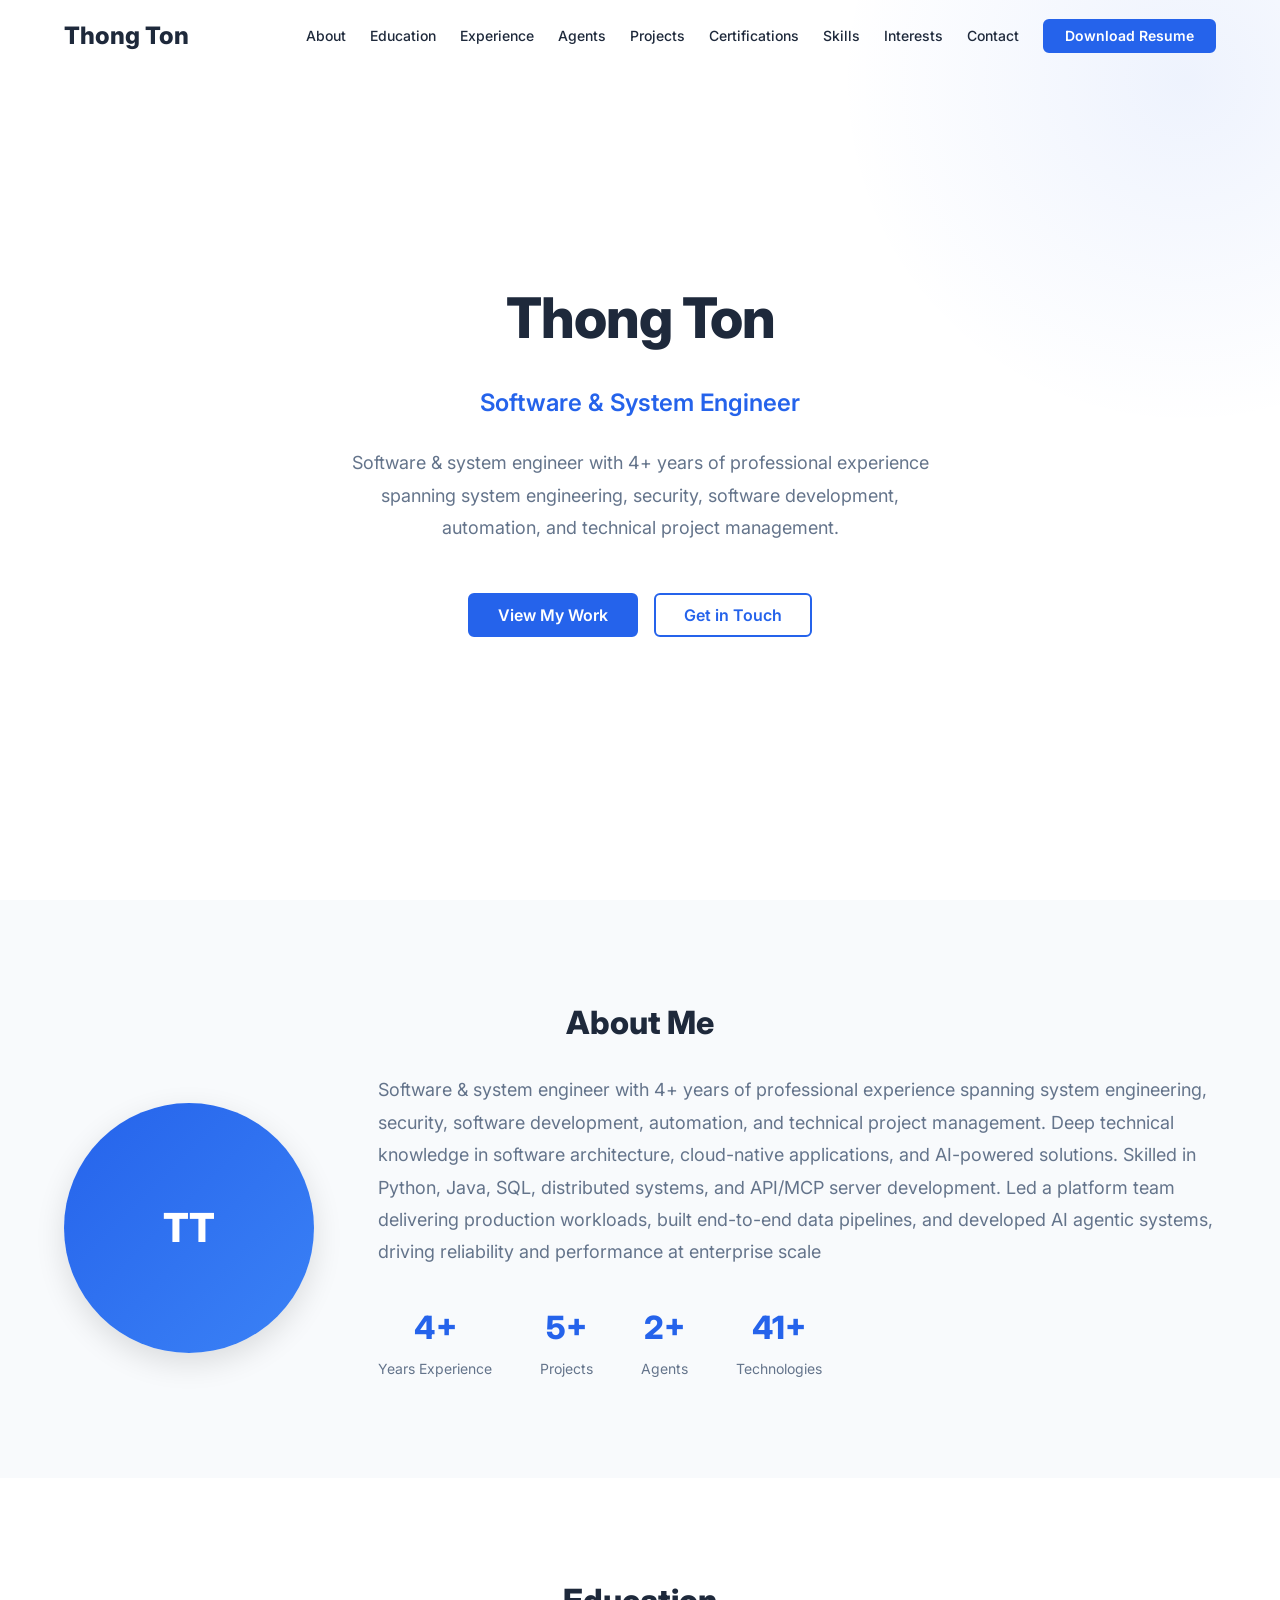
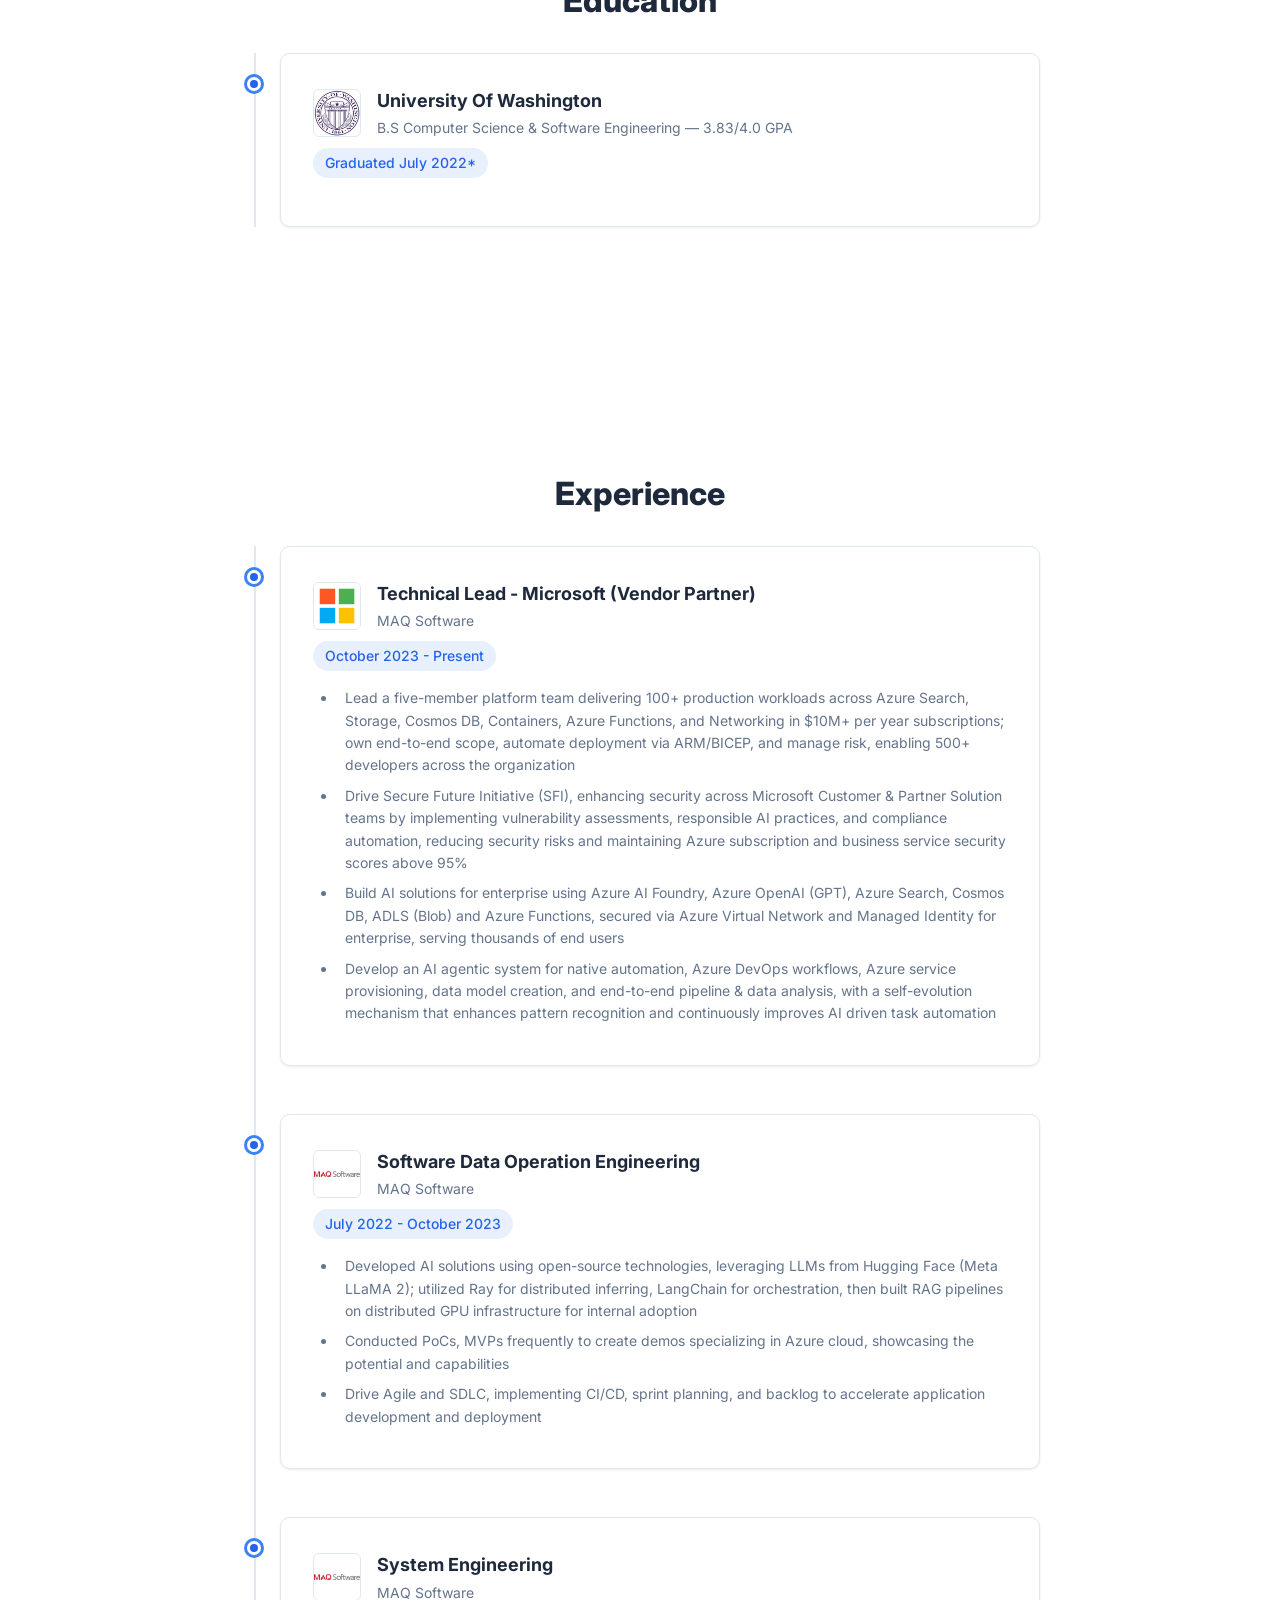
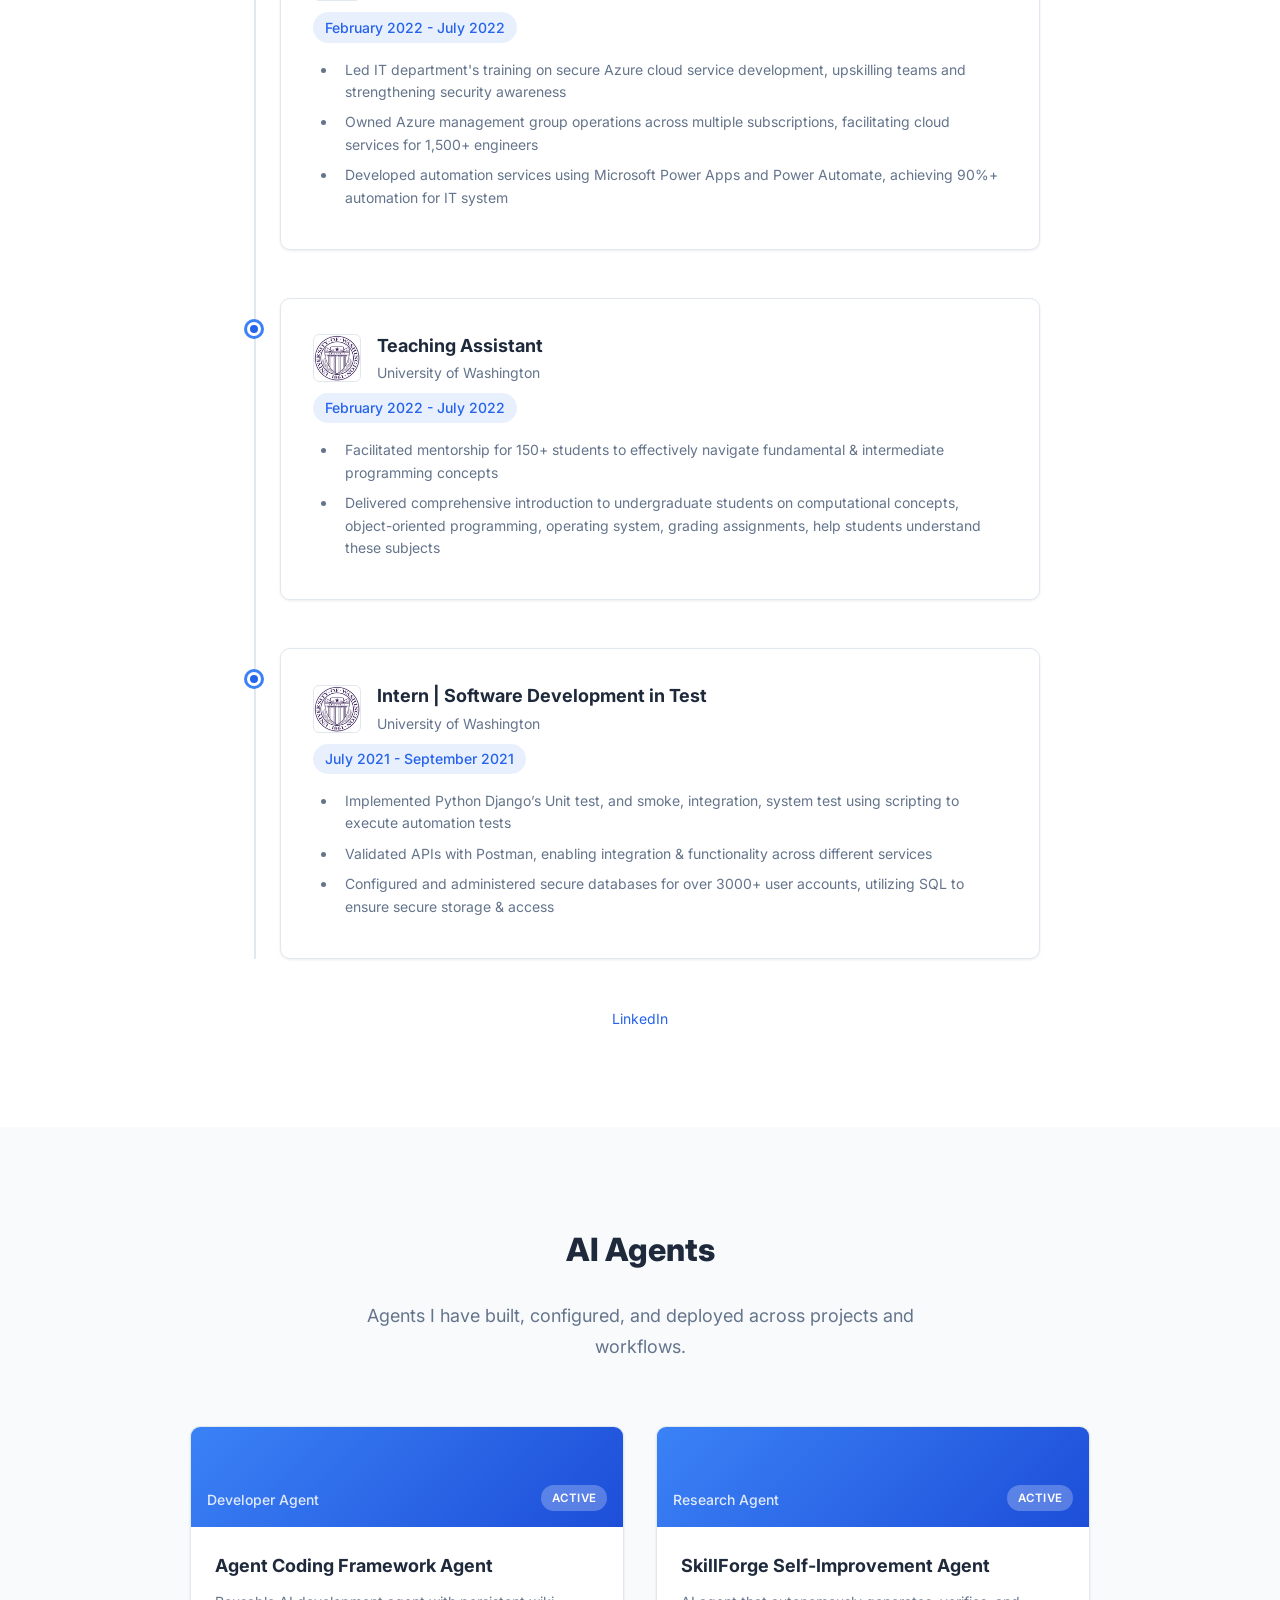
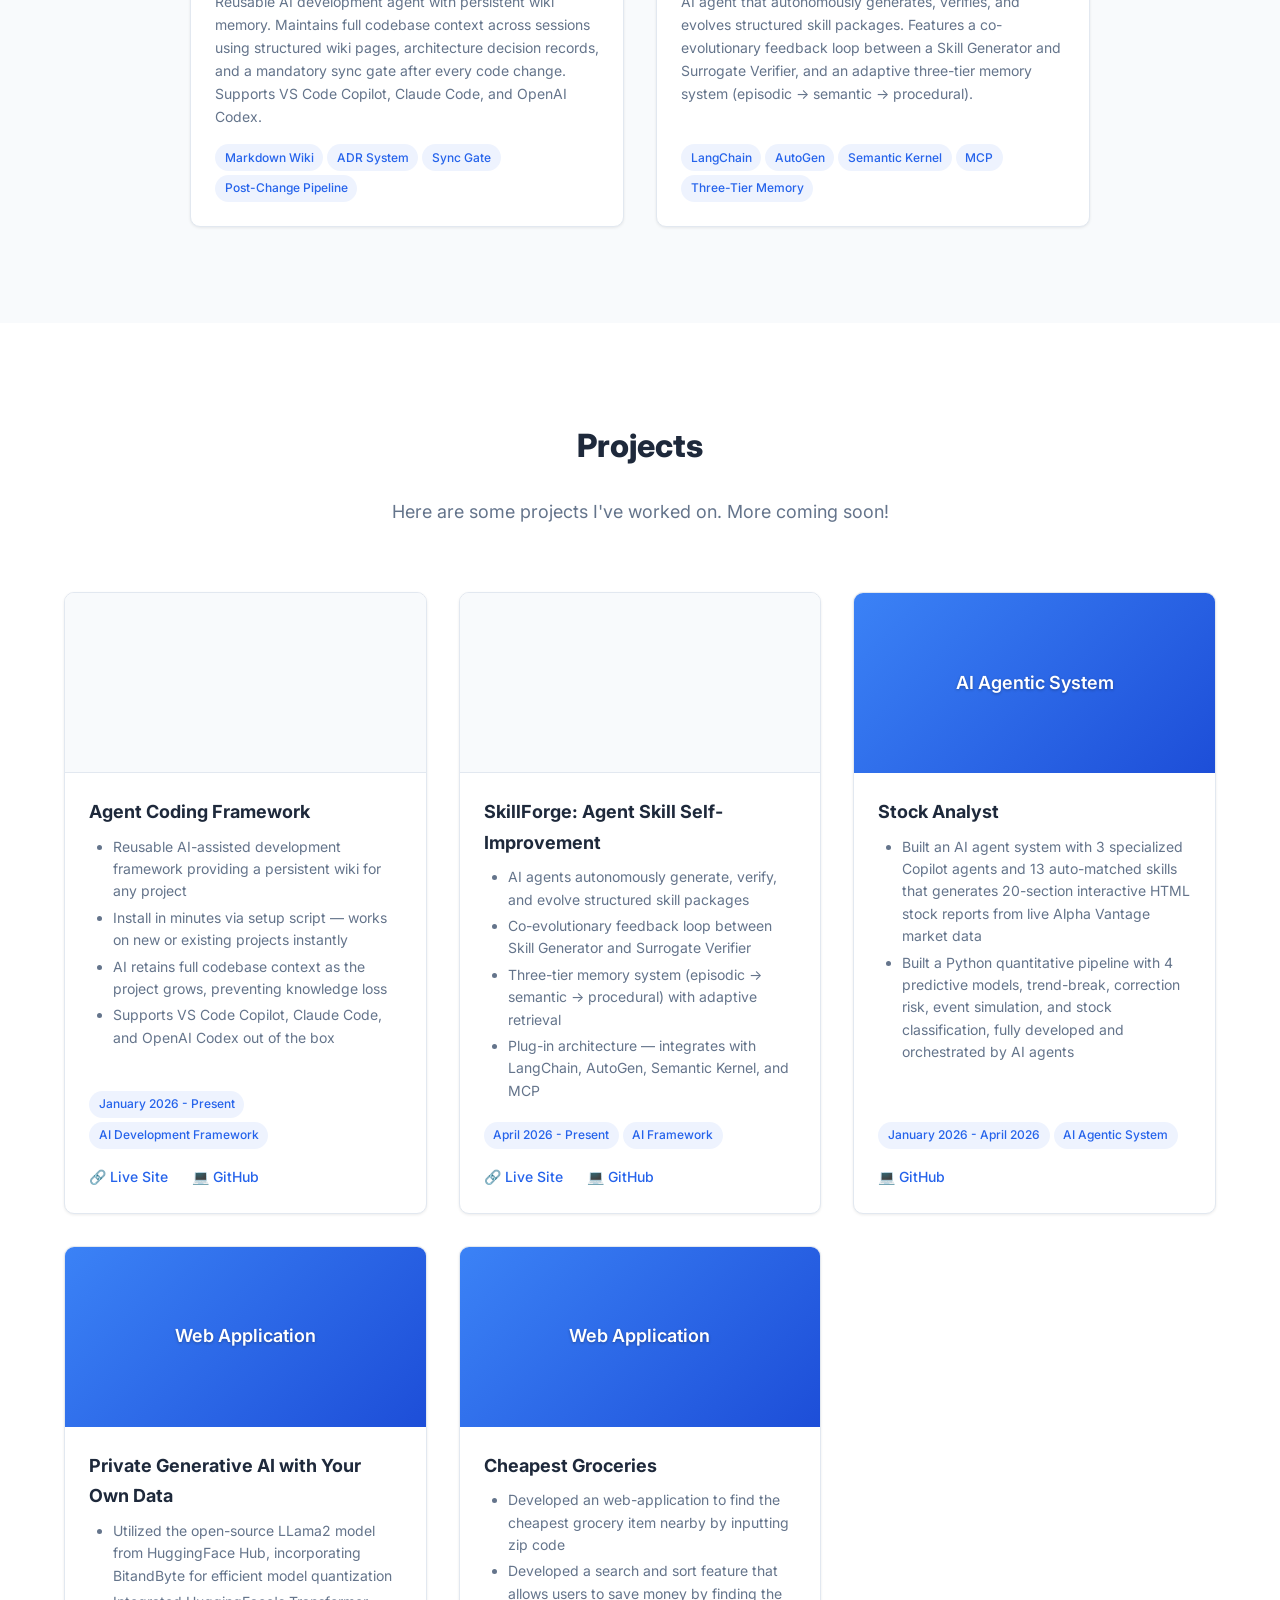
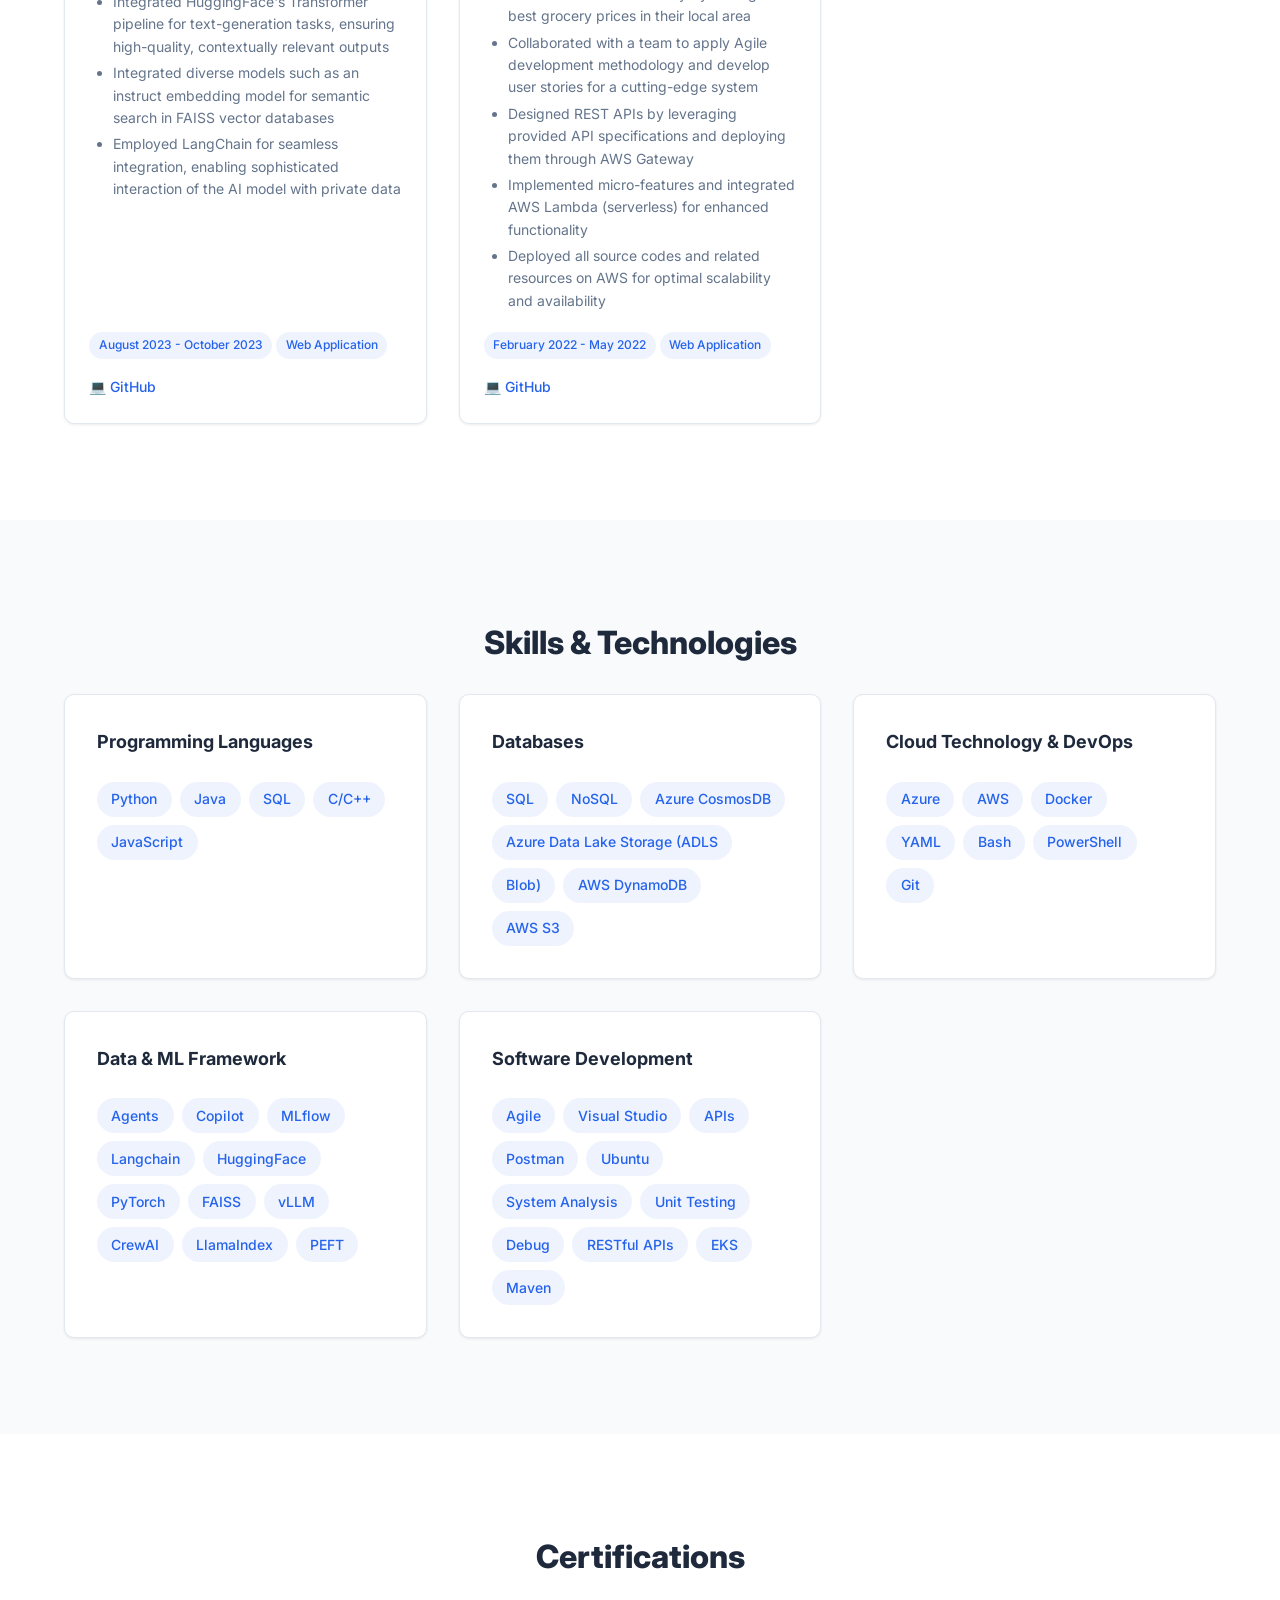
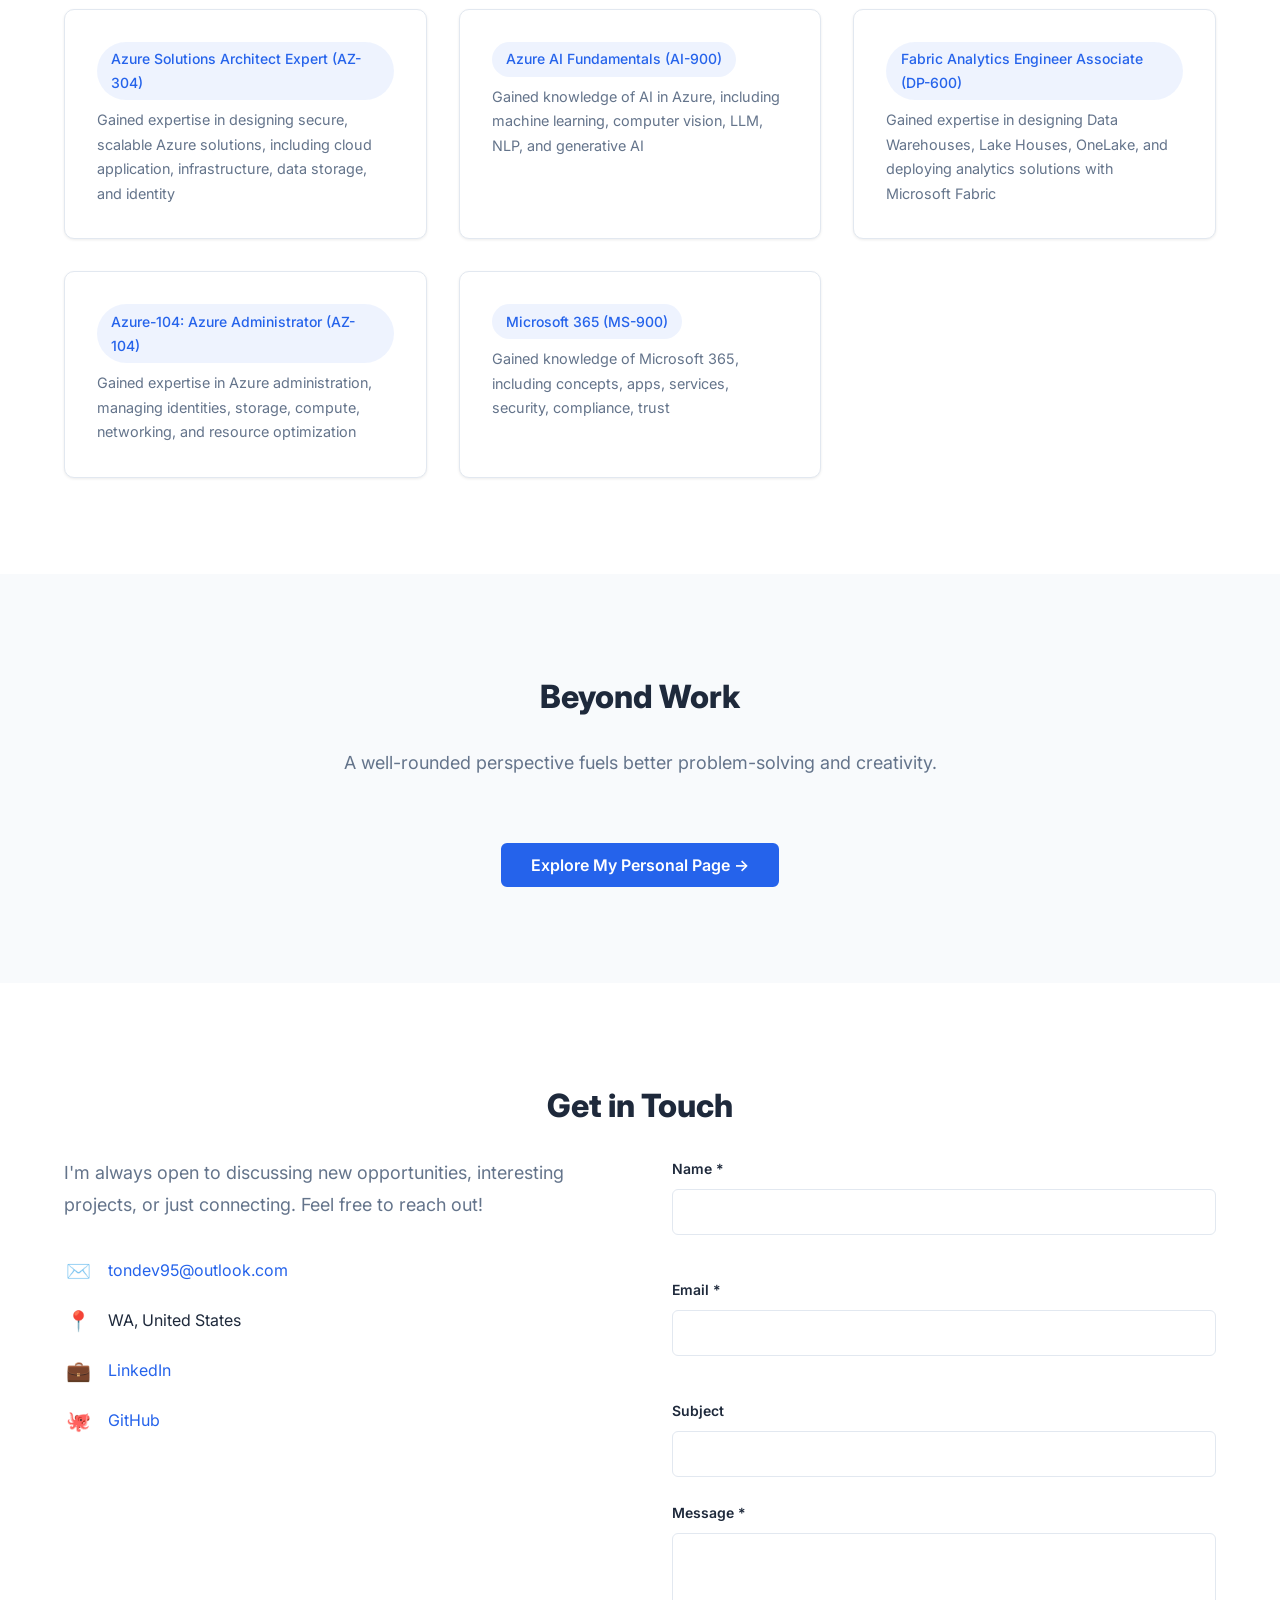
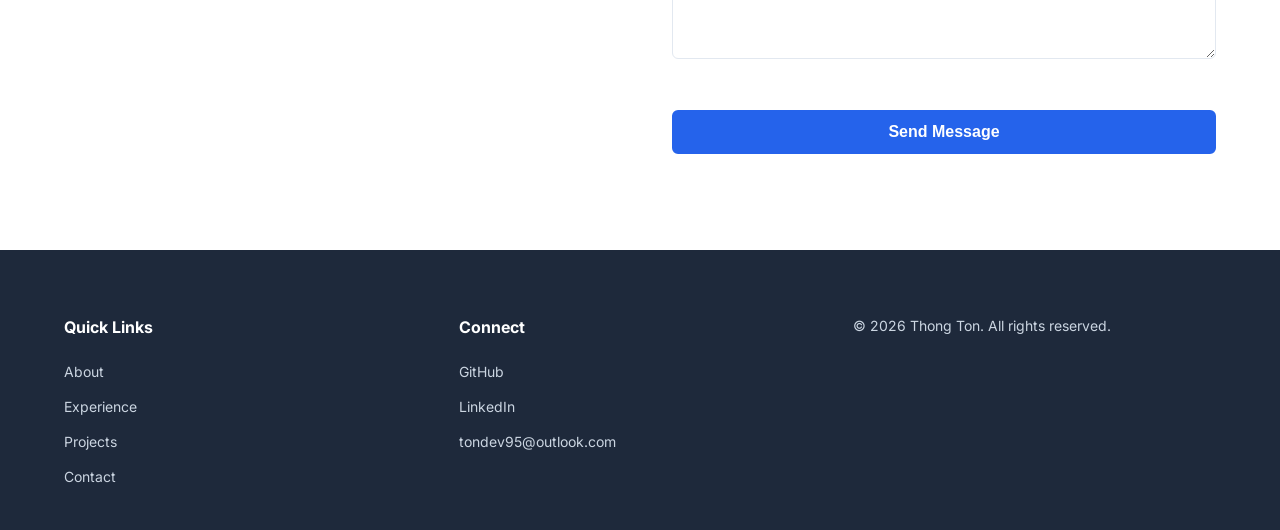
<file: index.html>
<!DOCTYPE html>
<html lang="en">
<head>
  <meta charset="UTF-8">
  <meta name="viewport" content="width=device-width, initial-scale=1.0">
  <meta name="description" content="[Your Name] — [Your Title]. Portfolio showcasing experience, skills, and projects.">
  <meta name="keywords" content="[Your Name], portfolio, software engineer, developer, projects">
  <link rel="canonical" href="https://[yourusername].github.io/">

  <!-- Open Graph -->
  <meta property="og:title" content="[Your Name] — Portfolio">
  <meta property="og:description" content="[Your Title] — Explore my work, skills, and experience.">
  <meta property="og:type" content="website">
  <meta property="og:url" content="https://[yourusername].github.io/">
  <meta property="og:image" content="https://[yourusername].github.io/assets/images/og-image.png">

  <!-- Twitter Card -->
  <meta name="twitter:card" content="summary_large_image">
  <meta name="twitter:title" content="[Your Name] — Portfolio">
  <meta name="twitter:description" content="[Your Title] — Explore my work, skills, and experience.">

  <!-- Favicon — Replace with your own favicon files -->
  <!-- <link rel="icon" href="/favicon.ico" sizes="any"> -->
  <!-- <link rel="icon" href="/assets/images/favicon.svg" type="image/svg+xml"> -->

  <!-- Google Fonts -->
  <link rel="preconnect" href="https://fonts.googleapis.com">
  <link rel="preconnect" href="https://fonts.gstatic.com" crossorigin>
  <link href="https://fonts.googleapis.com/css2?family=Inter:wght@400;500;600;700;800&display=swap" rel="stylesheet">

  <link rel="stylesheet" href="css/style.css">

  <!-- JSON-LD Structured Data -->
  <script type="application/ld+json">
  {
    "@context": "https://schema.org",
    "@type": "Person",
    "name": "[Your Name]",
    "url": "https://[yourusername].github.io",
    "jobTitle": "[Your Title]",
    "sameAs": [
      "https://github.com/[yourusername]",
      "https://linkedin.com/in/[yourlinkedin]"
    ]
  }
  </script>

  <title>[Your Name] — [Your Title]</title>
</head>
<body>
  <!-- Skip to content (a11y) -->
  <a href="#main-content" class="skip-link">Skip to main content</a>

  <!-- ===================== NAVIGATION ===================== -->
  <nav class="navbar" id="navbar" aria-label="Main navigation">
    <div class="container navbar__inner">
      <a href="#" class="navbar__logo" aria-label="Home">[Your Name]</a>

      <button class="navbar__toggle" id="nav-toggle" aria-label="Toggle navigation menu" aria-expanded="false">
        <span class="navbar__toggle-bar"></span>
        <span class="navbar__toggle-bar"></span>
        <span class="navbar__toggle-bar"></span>
      </button>

      <ul class="navbar__menu" id="nav-menu" role="menubar">
        <li role="none"><a href="#about" class="navbar__link" role="menuitem">About</a></li>
        <li role="none"><a href="#experience" class="navbar__link" role="menuitem">Experience</a></li>
        <li role="none"><a href="#agents" class="navbar__link" role="menuitem">Agents</a></li>
        <li role="none"><a href="#projects" class="navbar__link" role="menuitem">Projects</a></li>
        <li role="none"><a href="#skills" class="navbar__link" role="menuitem">Skills</a></li>
        <li role="none"><a href="#interests" class="navbar__link" role="menuitem">Interests</a></li>
        <li role="none"><a href="#contact" class="navbar__link" role="menuitem">Contact</a></li>
        <li role="none">
          <a href="asset/resumes/Thong-Ton-Resume.pdf" class="btn btn--sm btn--primary navbar__cta" download aria-label="Download Resume">
            Download Resume
          </a>
        </li>
      </ul>
    </div>
  </nav>

  <main id="main-content">

    <!-- ===================== HERO ===================== -->
    <section class="hero" id="hero">
      <div class="hero__decoration" aria-hidden="true"></div>
      <div class="container hero__content">
        <h1 class="hero__title reveal">[Your Name]</h1>
        <p class="hero__subtitle reveal">[Your Title — e.g., Software Engineer]</p>
        <p class="hero__tagline reveal">
          [A brief tagline about yourself — e.g., Building elegant solutions to complex problems.
          Passionate about clean code, user experience, and continuous learning.]
        </p>
        <div class="hero__cta reveal">
          <a href="#projects" class="btn btn--primary">View My Work</a>
          <a href="#contact" class="btn btn--outline">Get in Touch</a>
        </div>
      </div>
    </section>

    <!-- ===================== ABOUT ===================== -->
    <section class="section section--alt" id="about">
      <div class="container">
        <h2 class="section__title reveal">About Me</h2>
        <div class="about">
          <div class="about__image reveal">
            <div class="about__photo-placeholder" aria-label="Profile photo placeholder">
              <span>[YN]</span>
            </div>
          </div>
          <div class="about__text reveal">
            <p>
              [Currently working as a (role) at (company), where I (brief description of what you do).
              With expertise in (key areas), I focus on delivering (value you provide).
              I'm driven by (what motivates you — e.g., solving challenging problems,
              creating impactful software, learning new technologies).]
            </p>
            <div class="about__stats">
              <div class="about__stat">
                <span class="about__stat-number">[X]+</span>
                <span class="about__stat-label">Years Experience</span>
              </div>
              <div class="about__stat">
                <span class="about__stat-number">[Y]+</span>
                <span class="about__stat-label">Projects</span>
              </div>
              <div class="about__stat">
                <span class="about__stat-number" id="agent-count">6+</span>
                <span class="about__stat-label">Agents</span>
              </div>
              <div class="about__stat">
                <span class="about__stat-number" id="tech-count">[Z]+</span>
                <span class="about__stat-label">Technologies</span>
              </div>
            </div>
          </div>
        </div>
      </div>
    </section>

    <!-- ===================== EXPERIENCE ===================== -->
    <section class="section" id="experience">
      <div class="container">
        <h2 class="section__title reveal">Experience</h2>
        <div class="timeline">

          <!-- Experience Entry 1 -->
          <div class="timeline__item reveal">
            <div class="timeline__dot" aria-hidden="true"></div>
            <div class="timeline__card">
              <div class="timeline__header">
                <div class="timeline__company-logo" aria-hidden="true">[C1]</div>
                <div>
                  <h3 class="timeline__role">[Job Title 1]</h3>
                  <p class="timeline__company">[Company Name 1]</p>
                </div>
              </div>
              <div class="timeline__meta">
                <span class="badge">[Month Year] — Present</span>
                <span class="timeline__location">[City, State]</span>
              </div>
              <ul class="timeline__details">
                <li>[Key achievement or responsibility — quantify where possible]</li>
                <li>[Technology or process you implemented/improved]</li>
                <li>[Impact: "Reduced X by Y%" or "Led team of Z engineers"]</li>
                <li>[Collaboration, mentoring, or cross-functional work]</li>
              </ul>
            </div>
          </div>

          <!-- Experience Entry 2 -->
          <div class="timeline__item reveal">
            <div class="timeline__dot" aria-hidden="true"></div>
            <div class="timeline__card">
              <div class="timeline__header">
                <div class="timeline__company-logo" aria-hidden="true">[C2]</div>
                <div>
                  <h3 class="timeline__role">[Job Title 2]</h3>
                  <p class="timeline__company">[Company Name 2]</p>
                </div>
              </div>
              <div class="timeline__meta">
                <span class="badge">[Month Year] — [Month Year]</span>
                <span class="timeline__location">[City, State]</span>
              </div>
              <ul class="timeline__details">
                <li>[Key achievement or responsibility]</li>
                <li>[Technology or process you implemented/improved]</li>
                <li>[Impact statement with metrics]</li>
              </ul>
            </div>
          </div>

          <!-- Experience Entry 3 -->
          <div class="timeline__item reveal">
            <div class="timeline__dot" aria-hidden="true"></div>
            <div class="timeline__card">
              <div class="timeline__header">
                <div class="timeline__company-logo" aria-hidden="true">[C3]</div>
                <div>
                  <h3 class="timeline__role">[Job Title 3]</h3>
                  <p class="timeline__company">[Company Name 3]</p>
                </div>
              </div>
              <div class="timeline__meta">
                <span class="badge">[Month Year] — [Month Year]</span>
                <span class="timeline__location">[City, State]</span>
              </div>
              <ul class="timeline__details">
                <li>[Key achievement or responsibility]</li>
                <li>[Technology or process you implemented/improved]</li>
                <li>[Impact statement with metrics]</li>
              </ul>
            </div>
          </div>

        </div>
        <p class="timeline__footer reveal">
          <a href="https://linkedin.com/in/[yourlinkedin]" target="_blank" rel="noopener noreferrer">
            View full experience on LinkedIn →
          </a>
        </p>
      </div>
    </section>

    <!-- ===================== AGENTS ===================== -->
    <section class="section section--alt" id="agents">
      <div class="container">
        <h2 class="section__title reveal">AI Agents</h2>
        <p class="section__subtitle reveal">Agents I have built, configured, and deployed across projects and workflows.</p>
        <div class="agents-grid" id="agents-grid">
          <!-- Cards are rendered by agent-loader.js from asset/agents/agent.md -->
        </div>
      </div>
    </section>

    <!-- ===================== PROJECTS ===================== -->
    <section class="section" id="projects">
      <div class="container">
        <h2 class="section__title reveal">Projects</h2>
        <p class="section__subtitle reveal">Here are some projects I've worked on. More coming soon!</p>

        <div class="projects-grid">

          <!-- PROJECT CARD TEMPLATE — Copy this block to add a new project
               1. Replace the gradient/image
               2. Update title and description
               3. Update tech tags
               4. Add demo and repo links
               5. Remove the "coming-soon" class if present
          -->

          <!-- Agent Coding Framework -->
          <article class="project-card reveal">
            <div class="project-card__preview">
              <iframe
                src="https://thongton11314.github.io/agent-coding-template-site/"
                title="Agent Coding Framework site preview"
                loading="lazy"
                sandbox="allow-scripts allow-same-origin"
                tabindex="-1"
                aria-hidden="true"
              ></iframe>
            </div>
            <div class="project-card__body">
              <h3 class="project-card__title">Agent Coding Framework</h3>
              <ul class="project-card__details">
                <li>Reusable AI-assisted development framework with a persistent wiki</li>
                <li>Install in minutes via script — works on any new or existing project</li>
                <li>AI retains full codebase context as the project grows</li>
                <li>Supports VS Code Copilot, Claude Code, and OpenAI Codex out of the box</li>
              </ul>
              <div class="project-card__tags">
                <span class="skill-tag skill-tag--sm">PowerShell</span>
                <span class="skill-tag skill-tag--sm">Shell</span>
                <span class="skill-tag skill-tag--sm">AI Agent</span>
                <span class="skill-tag skill-tag--sm">Markdown</span>
              </div>
              <div class="project-card__links">
                <a href="https://thongton11314.github.io/agent-coding-template-site/" class="project-card__link" target="_blank" rel="noopener noreferrer" aria-label="Live site for Agent Coding Framework">🔗 Live Site</a>
                <a href="https://github.com/thongton11314/agent-coding-template" class="project-card__link" target="_blank" rel="noopener noreferrer" aria-label="GitHub repo for Agent Coding Framework">💻 GitHub</a>
              </div>
            </div>
          </article>

          <!-- SkillForge: Agent Skill Self-Improvement -->
          <article class="project-card reveal">
            <div class="project-card__preview">
              <iframe
                src="https://thongton11314.github.io/agent-skill-self-improvement-site/"
                title="SkillForge site preview"
                loading="lazy"
                sandbox="allow-scripts allow-same-origin"
                tabindex="-1"
                aria-hidden="true"
              ></iframe>
            </div>
            <div class="project-card__body">
              <h3 class="project-card__title">SkillForge: Agent Skill Self-Improvement</h3>
              <ul class="project-card__details">
                <li>AI agents autonomously generate, verify, and evolve structured skill packages</li>
                <li>Co-evolutionary feedback loop between Skill Generator and Surrogate Verifier</li>
                <li>Three-tier memory (episodic → semantic → procedural) with adaptive retrieval</li>
                <li>Plug-in architecture — integrates with LangChain, AutoGen, Semantic Kernel, and MCP</li>
              </ul>
              <div class="project-card__tags">
                <span class="skill-tag skill-tag--sm">Python</span>
                <span class="skill-tag skill-tag--sm">AI Agent</span>
                <span class="skill-tag skill-tag--sm">LLM</span>
                <span class="skill-tag skill-tag--sm">SkillForge</span>
              </div>
              <div class="project-card__links">
                <a href="https://thongton11314.github.io/agent-skill-self-improvement-site/" class="project-card__link" target="_blank" rel="noopener noreferrer" aria-label="Live site for SkillForge">🔗 Live Site</a>
                <a href="https://github.com/thongton11314/agent-skill-self-improvement" class="project-card__link" target="_blank" rel="noopener noreferrer" aria-label="GitHub repo for SkillForge">💻 GitHub</a>
              </div>
            </div>
          </article>

          <!-- Coming Soon Card 1 -->
          <article class="project-card project-card--coming-soon reveal">
            <div class="project-card__image">
              <span class="project-card__soon-label">🚧 Coming Soon</span>
            </div>
            <div class="project-card__body">
              <h3 class="project-card__title">[Project Title 1]</h3>
              <p class="project-card__desc">[Brief description of the project — what it does and why it matters.]</p>
              <div class="project-card__tags">
                <span class="skill-tag skill-tag--sm">[Tech 1]</span>
                <span class="skill-tag skill-tag--sm">[Tech 2]</span>
                <span class="skill-tag skill-tag--sm">[Tech 3]</span>
              </div>
              <div class="project-card__links">
                <a href="#" class="project-card__link" aria-label="Live demo (coming soon)">🔗 Live Demo</a>
                <a href="#" class="project-card__link" aria-label="GitHub repo (coming soon)">💻 GitHub</a>
              </div>
            </div>
          </article>

          <!-- Coming Soon Card 2 -->
          <article class="project-card project-card--coming-soon reveal">
            <div class="project-card__image">
              <span class="project-card__soon-label">🚧 Coming Soon</span>
            </div>
            <div class="project-card__body">
              <h3 class="project-card__title">[Project Title 2]</h3>
              <p class="project-card__desc">[Brief description of the project — what it does and why it matters.]</p>
              <div class="project-card__tags">
                <span class="skill-tag skill-tag--sm">[Tech 1]</span>
                <span class="skill-tag skill-tag--sm">[Tech 2]</span>
              </div>
              <div class="project-card__links">
                <a href="#" class="project-card__link" aria-label="Live demo (coming soon)">🔗 Live Demo</a>
                <a href="#" class="project-card__link" aria-label="GitHub repo (coming soon)">💻 GitHub</a>
              </div>
            </div>
          </article>

          <!-- Coming Soon Card 3 -->
          <article class="project-card project-card--coming-soon reveal">
            <div class="project-card__image">
              <span class="project-card__soon-label">🚧 Coming Soon</span>
            </div>
            <div class="project-card__body">
              <h3 class="project-card__title">[Project Title 3]</h3>
              <p class="project-card__desc">[Brief description of the project — what it does and why it matters.]</p>
              <div class="project-card__tags">
                <span class="skill-tag skill-tag--sm">[Tech 1]</span>
                <span class="skill-tag skill-tag--sm">[Tech 2]</span>
              </div>
              <div class="project-card__links">
                <a href="#" class="project-card__link" aria-label="Live demo (coming soon)">🔗 Live Demo</a>
                <a href="#" class="project-card__link" aria-label="GitHub repo (coming soon)">💻 GitHub</a>
              </div>
            </div>
          </article>

        </div>
      </div>
    </section>

    <!-- ===================== SKILLS ===================== -->
    <section class="section section--alt" id="skills">
      <div class="container">
        <h2 class="section__title reveal">Skills &amp; Technologies</h2>
        <div class="skills-grid">

          <div class="skills-card reveal">
            <h3 class="skills-card__title">Languages &amp; Frameworks</h3>
            <div class="skills-card__tags">
              <span class="skill-tag">[Python]</span>
              <span class="skill-tag">[JavaScript]</span>
              <span class="skill-tag">[TypeScript]</span>
              <span class="skill-tag">[React]</span>
              <span class="skill-tag">[Node.js]</span>
              <span class="skill-tag">[SQL]</span>
              <span class="skill-tag">[HTML/CSS]</span>
              <span class="skill-tag">[C#]</span>
            </div>
          </div>

          <div class="skills-card reveal">
            <h3 class="skills-card__title">Tools &amp; Platforms</h3>
            <div class="skills-card__tags">
              <span class="skill-tag">[Docker]</span>
              <span class="skill-tag">[AWS]</span>
              <span class="skill-tag">[Azure]</span>
              <span class="skill-tag">[Git]</span>
              <span class="skill-tag">[CI/CD]</span>
              <span class="skill-tag">[Linux]</span>
              <span class="skill-tag">[VS Code]</span>
              <span class="skill-tag">[Jira]</span>
            </div>
          </div>

          <div class="skills-card reveal">
            <h3 class="skills-card__title">Soft Skills</h3>
            <div class="skills-card__tags">
              <span class="skill-tag">[Communication]</span>
              <span class="skill-tag">[Problem Solving]</span>
              <span class="skill-tag">[Team Leadership]</span>
              <span class="skill-tag">[Agile/Scrum]</span>
              <span class="skill-tag">[Mentoring]</span>
              <span class="skill-tag">[Critical Thinking]</span>
            </div>
          </div>

        </div>
      </div>
    </section>

    <!-- ===================== INTERESTS ===================== -->
    <section class="section section--alt" id="interests">
      <div class="container">
        <h2 class="section__title reveal">Beyond Work</h2>
        <p class="section__subtitle reveal">A well-rounded perspective fuels better problem-solving and creativity.</p>
        <div class="interests-cta reveal" style="text-align:center; margin-top: var(--space-xl);">
          <a href="personal.html" class="btn btn--primary btn--lg" target="_blank" rel="noopener noreferrer">Explore My Personal Page →</a>
        </div>
      </div>
    </section>

    <!-- ===================== CONTACT ===================== -->
    <section class="section" id="contact">
      <div class="container">
        <h2 class="section__title reveal">Get in Touch</h2>
        <div class="contact">

          <div class="contact__info reveal">
            <p class="contact__intro">
              I'm always open to discussing new opportunities, interesting projects,
              or just connecting. Feel free to reach out!
            </p>
            <ul class="contact__list">
              <li class="contact__item">
                <span class="contact__icon" aria-hidden="true">✉️</span>
                <a href="mailto:[your.email@example.com]">[your.email@example.com]</a>
              </li>
              <li class="contact__item">
                <span class="contact__icon" aria-hidden="true">📍</span>
                <span>WA, United States</span>
              </li>
              <li class="contact__item">
                <span class="contact__icon" aria-hidden="true">💼</span>
                <a href="https://linkedin.com/in/[yourlinkedin]" target="_blank" rel="noopener noreferrer">LinkedIn</a>
              </li>
              <li class="contact__item">
                <span class="contact__icon" aria-hidden="true">🐙</span>
                <a href="https://github.com/[yourusername]" target="_blank" rel="noopener noreferrer">GitHub</a>
              </li>
            </ul>
          </div>

          <form class="contact__form reveal" action="https://formspree.io/f/[YOUR_FORM_ID]" method="POST" id="contact-form" novalidate>
            <div class="form-group">
              <label for="name" class="form-label">Name <span aria-hidden="true">*</span></label>
              <input type="text" id="name" name="name" class="form-input" required autocomplete="name" aria-required="true">
              <span class="form-error" aria-live="polite"></span>
            </div>
            <div class="form-group">
              <label for="email" class="form-label">Email <span aria-hidden="true">*</span></label>
              <input type="email" id="email" name="email" class="form-input" required autocomplete="email" aria-required="true">
              <span class="form-error" aria-live="polite"></span>
            </div>
            <div class="form-group">
              <label for="subject" class="form-label">Subject</label>
              <input type="text" id="subject" name="subject" class="form-input">
            </div>
            <div class="form-group">
              <label for="message" class="form-label">Message <span aria-hidden="true">*</span></label>
              <textarea id="message" name="message" class="form-input form-textarea" rows="5" required aria-required="true"></textarea>
              <span class="form-error" aria-live="polite"></span>
            </div>
            <button type="submit" class="btn btn--primary btn--full">Send Message</button>
          </form>

        </div>
      </div>
    </section>

  </main>

  <!-- ===================== FOOTER ===================== -->
  <footer class="footer">
    <div class="container footer__inner">
      <div class="footer__col">
        <h4 class="footer__heading">Quick Links</h4>
        <ul class="footer__links">
          <li><a href="#about">About</a></li>
          <li><a href="#experience">Experience</a></li>
          <li><a href="#projects">Projects</a></li>
          <li><a href="#contact">Contact</a></li>
        </ul>
      </div>
      <div class="footer__col">
        <h4 class="footer__heading">Connect</h4>
        <ul class="footer__links">
          <li><a href="https://github.com/[yourusername]" target="_blank" rel="noopener noreferrer" aria-label="GitHub">GitHub</a></li>
          <li><a href="https://linkedin.com/in/[yourlinkedin]" target="_blank" rel="noopener noreferrer" aria-label="LinkedIn">LinkedIn</a></li>
          <li><a href="mailto:[your.email@example.com]" aria-label="Email">Email</a></li>
        </ul>
      </div>
      <div class="footer__col">
        <p class="footer__tagline">&copy; 2026 [Your Name]. All rights reserved.</p>
      </div>
    </div>
  </footer>

  <!-- Back to Top -->
  <button class="back-to-top" id="back-to-top" aria-label="Back to top" title="Back to top">↑</button>

  <script src="js/main.js?v=3"></script>

  <!-- Resume Loader: change the file below to load a different resume -->
  <script>window.RESUME_FILE = 'asset/resumes/Resume.md';</script>
  <script src="js/resume-loader.js?v=3"></script>

  <!-- Agent Loader: reads asset/agents/agent.md and renders agent cards -->
  <script src="js/agent-loader.js?v=3"></script>
</body>
</html>
</file>
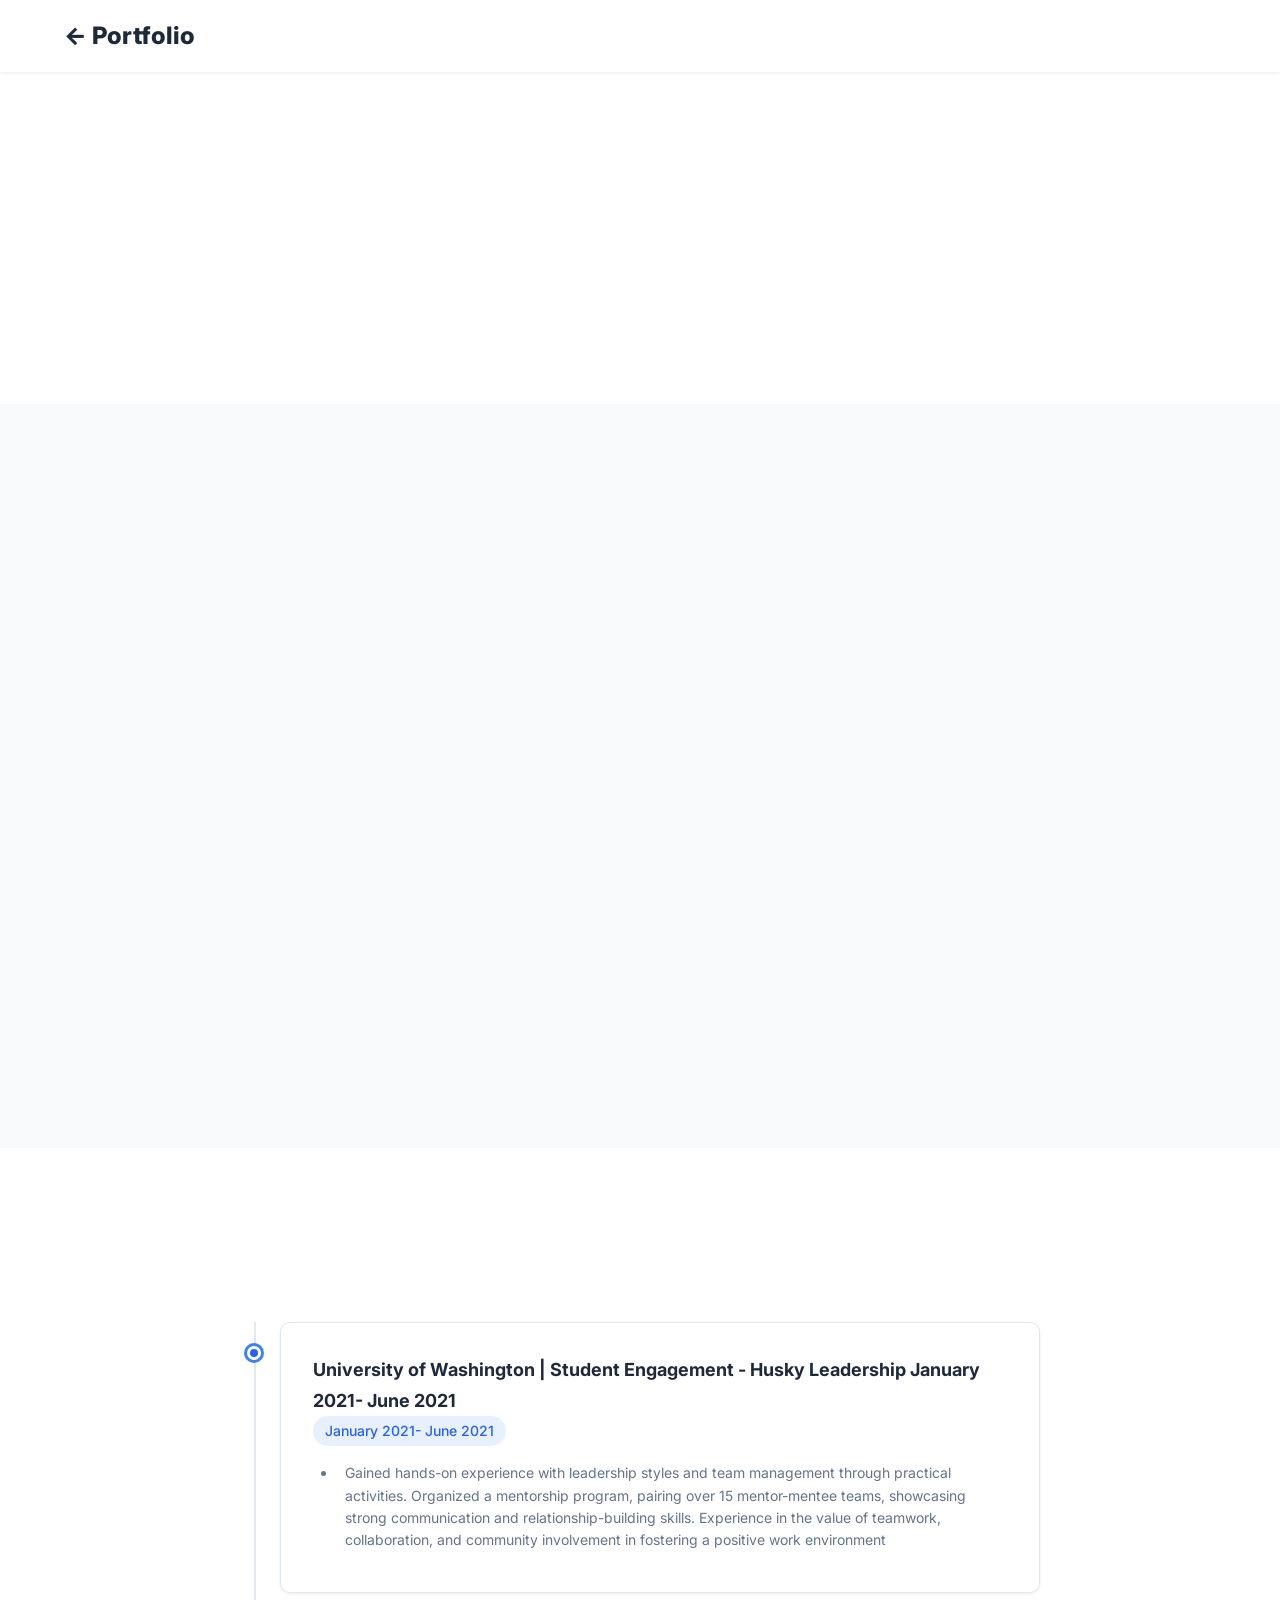
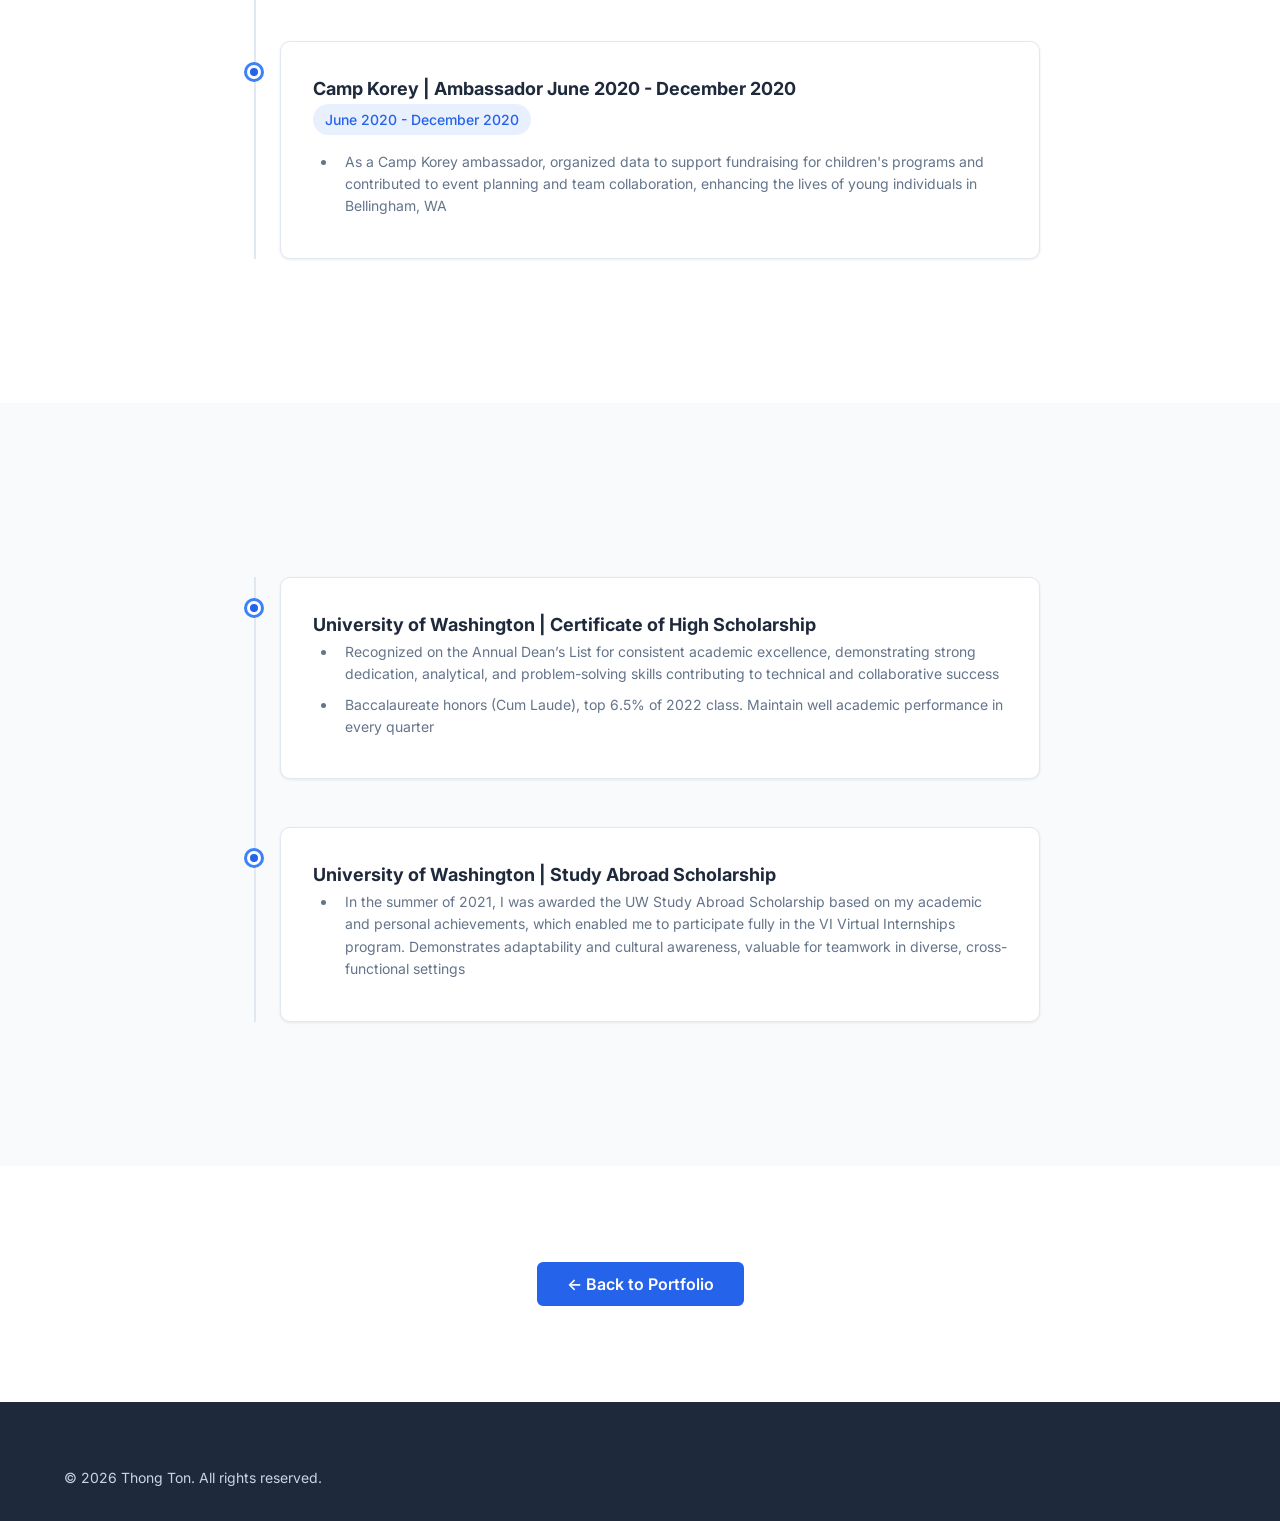
<file: personal.html>
<!DOCTYPE html>
<html lang="en">
<head>
  <meta charset="UTF-8">
  <meta name="viewport" content="width=device-width, initial-scale=1.0">
  <meta name="description" content="Beyond Work — Personal interests, hobbies, and the things that shape who I am outside of code.">

  <link rel="preconnect" href="https://fonts.googleapis.com">
  <link rel="preconnect" href="https://fonts.gstatic.com" crossorigin>
  <link href="https://fonts.googleapis.com/css2?family=Inter:wght@400;500;600;700;800&display=swap" rel="stylesheet">
  <link rel="stylesheet" href="css/style.css">

  <title>Beyond Work — Personal</title>
</head>
<body>

  <!-- ===================== NAVIGATION ===================== -->
  <nav class="navbar navbar--scrolled" aria-label="Main navigation">
    <div class="container navbar__inner">
      <a href="index.html" class="navbar__logo" aria-label="Back to portfolio">← Portfolio</a>
    </div>
  </nav>

  <main id="main-content" style="padding-top: var(--nav-height);">

    <!-- ===================== HERO ===================== -->
    <section class="section" style="padding-top: var(--space-4xl);">
      <div class="container" style="text-align: center;">
        <h1 class="section__title reveal">Beyond Work</h1>
        <p class="section__subtitle reveal" style="max-width: 640px; margin: 0 auto;">
          A well-rounded perspective fuels better problem-solving and creativity.
          Here's what keeps me inspired outside of code.
        </p>
      </div>
    </section>

    <!-- ===================== INTERESTS ===================== -->
    <section class="section section--alt">
      <div class="container">
        <div class="interests-grid">

          <div class="interest-card reveal">
            <div class="interest-card__icon" aria-hidden="true">🏃</div>
            <h3 class="interest-card__title">Sports &amp; Active Living</h3>
            <p class="interest-card__desc">
              Passionate about teamwork and discipline through competitive sports.
              Values the parallels between athletic training and professional growth —
              consistency, resilience, and pushing beyond comfort zones.
            </p>
          </div>

          <div class="interest-card reveal">
            <div class="interest-card__icon" aria-hidden="true">📷</div>
            <h3 class="interest-card__title">Visual Storytelling</h3>
            <p class="interest-card__desc">
              Capturing moments through photography — developing an eye for composition,
              lighting, and detail. A practice that strengthens observation and creative
              thinking in all aspects of work.
            </p>
          </div>

          <div class="interest-card reveal">
            <div class="interest-card__icon" aria-hidden="true">📚</div>
            <h3 class="interest-card__title">Philosophy &amp; Critical Thinking</h3>
            <p class="interest-card__desc">
              Avid reader of philosophy and classical texts. Enjoys exploring Stoicism,
              existentialism, and ethical frameworks that inform thoughtful
              decision-making in both life and work.
            </p>
          </div>

          <div class="interest-card reveal">
            <div class="interest-card__icon" aria-hidden="true">📊</div>
            <h3 class="interest-card__title">Economics &amp; Global Perspectives</h3>
            <p class="interest-card__desc">
              Keen interest in macroeconomics, market trends, and public policy.
              Enjoys analyzing how economic forces shape technology, innovation,
              and society at large.
            </p>
          </div>

        </div>
      </div>
    </section>

    <!-- ===================== LEADERSHIP & VOLUNTEERING ===================== -->
    <section class="section">
      <div class="container">
        <h2 class="section__title reveal">Leadership &amp; Volunteering</h2>
        <div class="timeline" id="leadership-timeline">
          <!-- Populated by resume-loader if available, or static fallback below -->
        </div>
      </div>
    </section>

    <!-- ===================== HONORS & AWARDS ===================== -->
    <section class="section section--alt">
      <div class="container">
        <h2 class="section__title reveal">Honors &amp; Awards</h2>
        <div class="timeline" id="honors-timeline">
          <!-- Populated by resume-loader if available, or static fallback below -->
        </div>
      </div>
    </section>

    <!-- ===================== BACK TO PORTFOLIO ===================== -->
    <section class="section" style="text-align: center;">
      <div class="container">
        <a href="index.html" class="btn btn--primary btn--lg">← Back to Portfolio</a>
      </div>
    </section>

  </main>

  <!-- ===================== FOOTER ===================== -->
  <footer class="footer">
    <div class="container footer__inner">
      <div class="footer__col">
        <p class="footer__tagline">&copy; 2026 Thong Ton. All rights reserved.</p>
      </div>
    </div>
  </footer>

  <script src="js/main.js"></script>

  <!-- Load leadership & honors from resume dynamically -->
  <script>
  (function () {
    'use strict';

    var RESUME_FILE = 'asset/resumes/Resume.md';

    function stripMd(text) {
      if (!text) return '';
      return text
        .replace(/\*\*(.*?)\*\*/g, '$1')
        .replace(/\*(.*?)\*/g, '$1')
        .replace(/\[(.*?)\]\(.*?\)/g, '$1')
        .replace(/\\-/g, '-')
        .replace(/\\&/g, '&')
        .trim();
    }

    function escapeHtml(str) {
      if (!str) return '';
      return str.replace(/&/g, '&amp;').replace(/</g, '&lt;').replace(/>/g, '&gt;').replace(/"/g, '&quot;');
    }

    function splitSections(md) {
      var lines = md.split('\n');
      var sections = {};
      var currentKey = '_header';
      var buffer = [];
      for (var i = 0; i < lines.length; i++) {
        var heading = lines[i].match(/^#\s+\**(.+?)\**\s*$/);
        if (heading) {
          sections[currentKey] = buffer;
          currentKey = heading[1].replace(/\*/g, '').trim().toUpperCase();
          buffer = [];
        } else {
          buffer.push(lines[i]);
        }
      }
      sections[currentKey] = buffer;
      return sections;
    }

    function parseGenericBullets(lines) {
      var entries = [];
      var current = null;
      for (var i = 0; i < lines.length; i++) {
        var line = lines[i].trim();
        if (!line) continue;
        if (line.startsWith('* ') || line.startsWith('- ')) {
          if (current) current.bullets.push(stripMd(line.replace(/^\*\s+/, '').replace(/^-\s+/, '')));
        } else {
          if (current) entries.push(current);
          var dateMatch = line.match(/\*([^*]*\d{4}[^*]*)\*/);
          current = { heading: stripMd(line), dates: dateMatch ? stripMd(dateMatch[1]) : '', bullets: [] };
        }
      }
      if (current) entries.push(current);
      return entries;
    }

    function renderTimeline(containerId, entries) {
      var container = document.getElementById(containerId);
      if (!container || entries.length === 0) return;
      container.innerHTML = '';
      entries.forEach(function (entry) {
        var bullets = entry.bullets.map(function (b) { return '<li>' + escapeHtml(b) + '</li>'; }).join('');
        var html =
          '<div class="timeline__item reveal">' +
            '<div class="timeline__dot" aria-hidden="true"></div>' +
            '<div class="timeline__card">' +
              '<h3 class="timeline__role">' + escapeHtml(entry.heading) + '</h3>' +
              (entry.dates ? '<div class="timeline__meta"><span class="badge">' + escapeHtml(entry.dates) + '</span></div>' : '') +
              (bullets ? '<ul class="timeline__details">' + bullets + '</ul>' : '') +
            '</div>' +
          '</div>';
        container.insertAdjacentHTML('beforeend', html);
      });
      // Re-trigger reveals
      var els = container.querySelectorAll('.reveal:not(.revealed)');
      if ('IntersectionObserver' in window) {
        var obs = new IntersectionObserver(function (entries) {
          entries.forEach(function (e) { if (e.isIntersecting) { e.target.classList.add('revealed'); obs.unobserve(e.target); } });
        }, { threshold: 0.12 });
        els.forEach(function (el) { obs.observe(el); });
      } else {
        els.forEach(function (el) { el.classList.add('revealed'); });
      }
    }

    fetch(RESUME_FILE)
      .then(function (res) { if (!res.ok) throw new Error(res.status); return res.text(); })
      .then(function (md) {
        var sections = splitSections(md);
        var leadership = parseGenericBullets(sections['LEADERSHIP & VOLUNTEERS'] || sections['LEADERSHIP AND VOLUNTEERS'] || []);
        var honors = parseGenericBullets(sections['HONORS & AWARDS'] || sections['HONORS AND AWARDS'] || []);
        renderTimeline('leadership-timeline', leadership);
        renderTimeline('honors-timeline', honors);

        // Update footer name
        var headerLines = sections['_header'] || [];
        for (var i = 0; i < headerLines.length; i++) {
          var nameMatch = headerLines[i].match(/\*\*(.+?)\*\*/);
          if (nameMatch) {
            var footerEl = document.querySelector('.footer__tagline');
            if (footerEl) footerEl.innerHTML = '&copy; ' + new Date().getFullYear() + ' ' + escapeHtml(nameMatch[1]) + '. All rights reserved.';
            break;
          }
        }
      })
      .catch(function (err) { console.error('[personal-loader]', err); });
  })();
  </script>

</body>
</html>
</file>
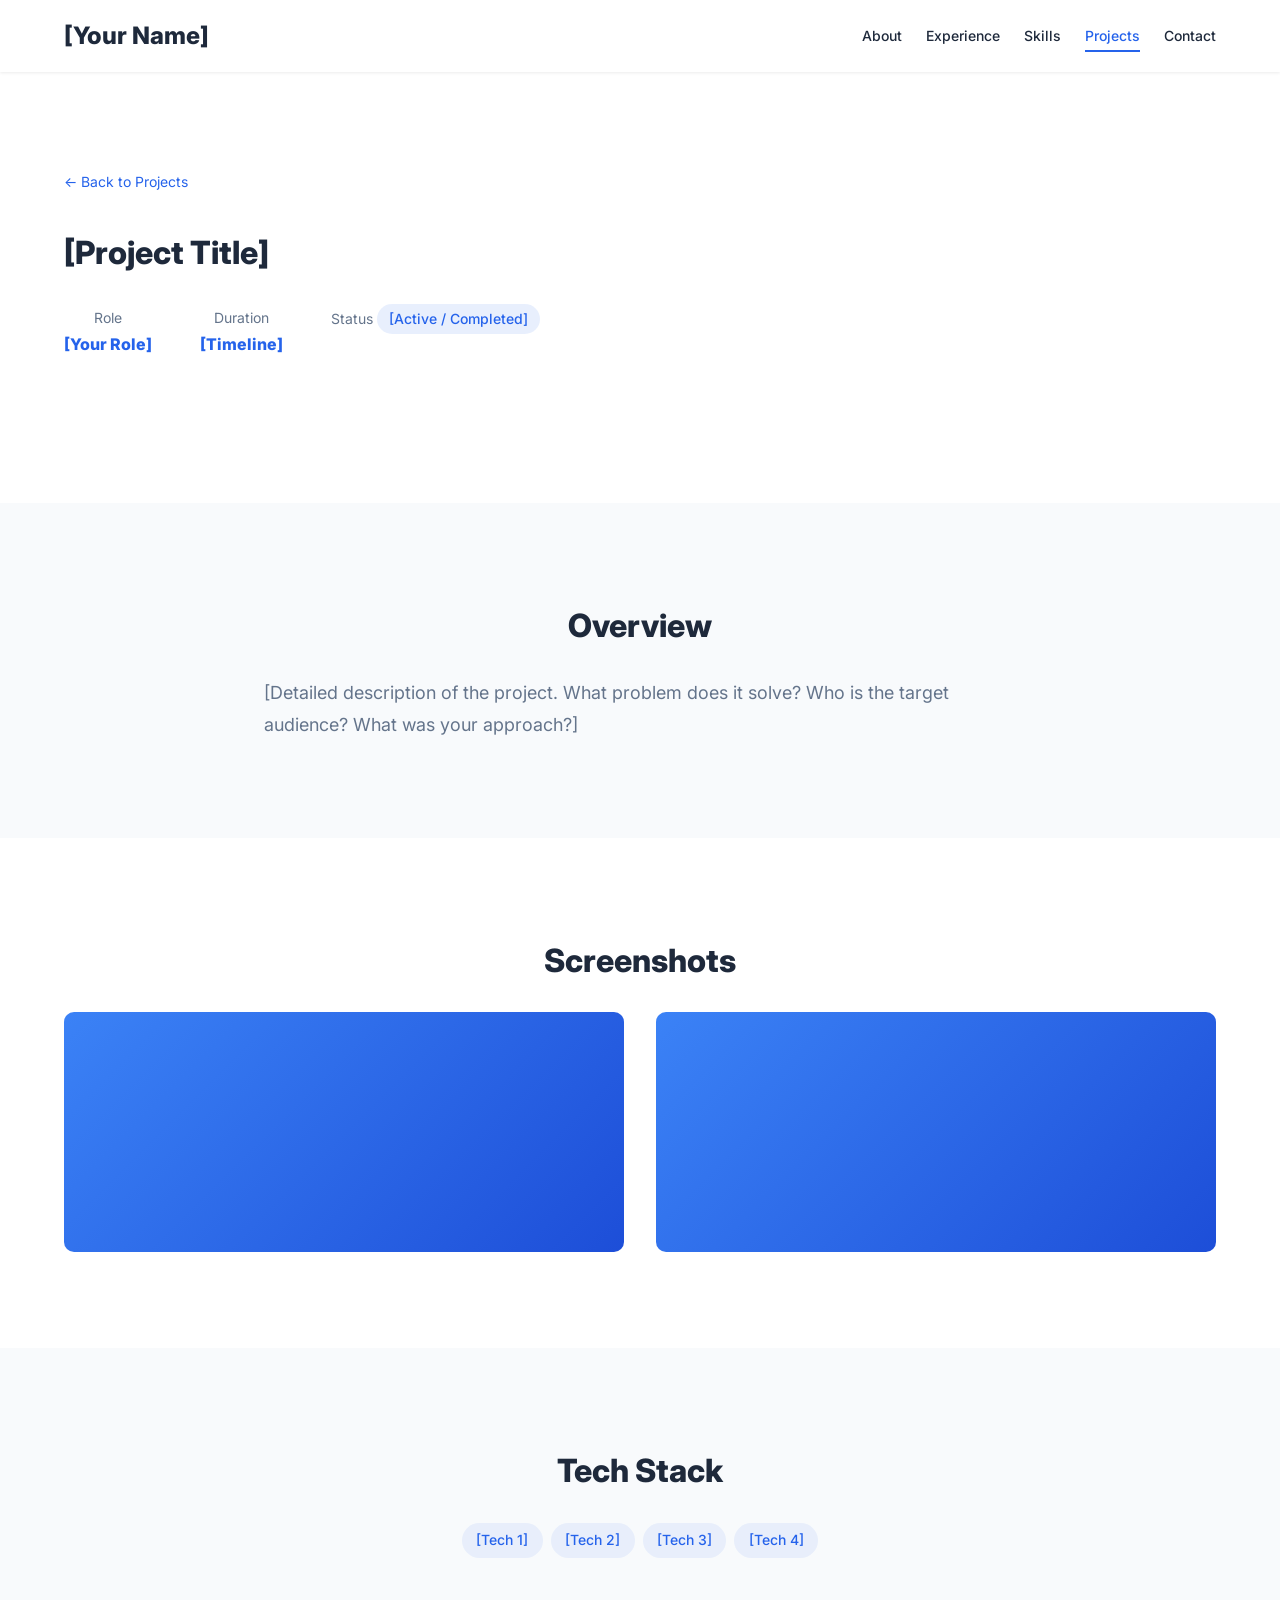
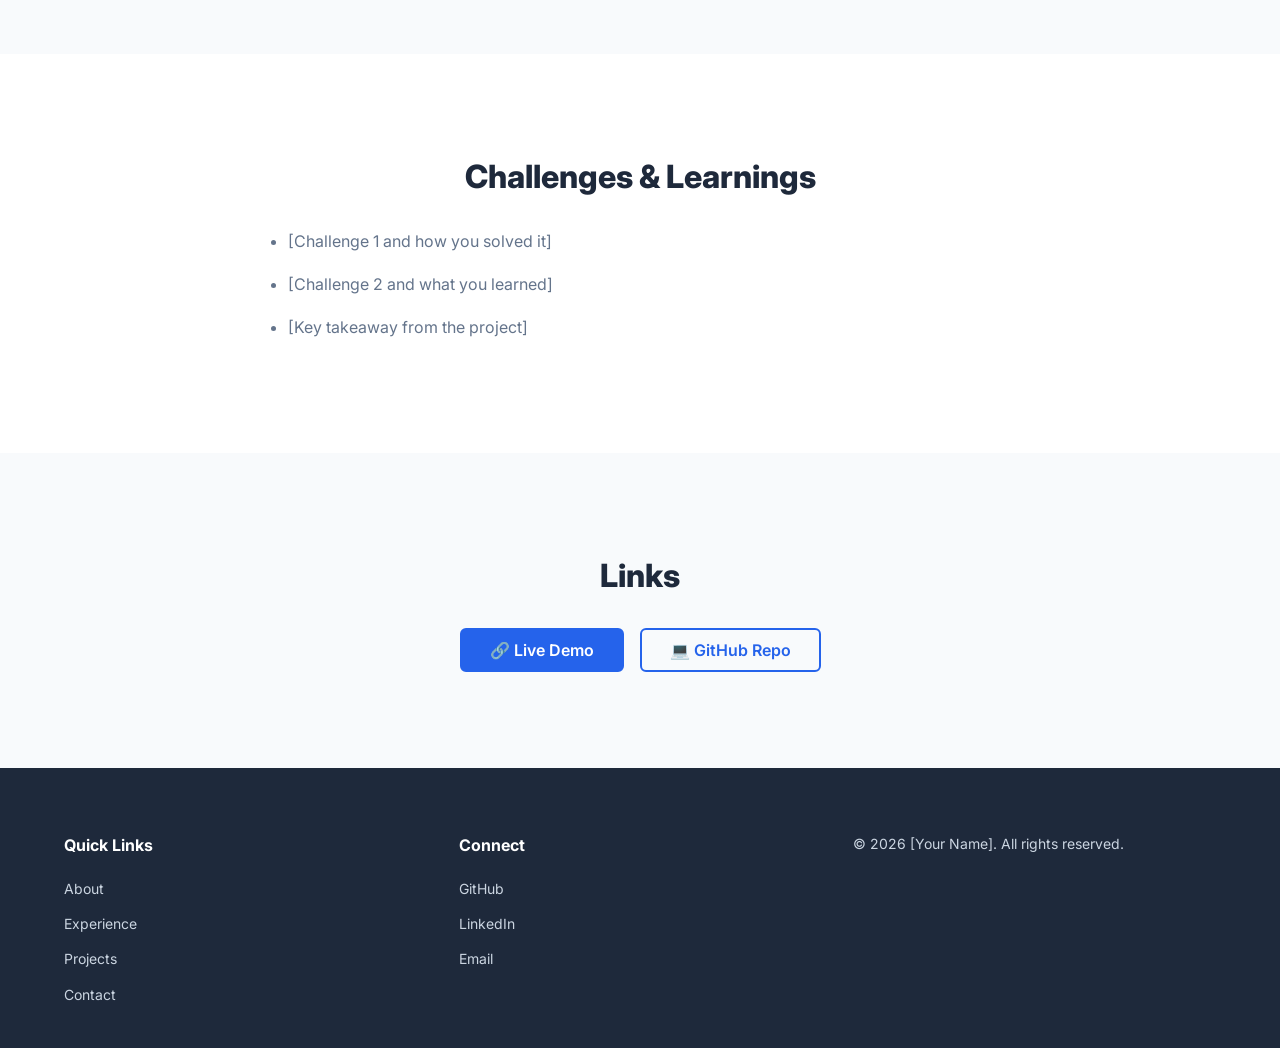
<file: projects/template.html>
<!DOCTYPE html>
<html lang="en">
<head>
  <meta charset="UTF-8">
  <meta name="viewport" content="width=device-width, initial-scale=1.0">
  <meta name="description" content="[Project Title] — A project by [Your Name]">
  <link rel="preconnect" href="https://fonts.googleapis.com">
  <link rel="preconnect" href="https://fonts.gstatic.com" crossorigin>
  <link href="https://fonts.googleapis.com/css2?family=Inter:wght@400;500;600;700;800&display=swap" rel="stylesheet">
  <link rel="stylesheet" href="../css/style.css">
  <title>[Project Title] — [Your Name]</title>
</head>
<body>

  <a href="#main-content" class="skip-link">Skip to main content</a>

  <!-- Navigation (same as main site) -->
  <nav class="navbar navbar--scrolled" aria-label="Main navigation">
    <div class="container navbar__inner">
      <a href="../index.html" class="navbar__logo">[Your Name]</a>
      <ul class="navbar__menu">
        <li><a href="../index.html#about" class="navbar__link">About</a></li>
        <li><a href="../index.html#experience" class="navbar__link">Experience</a></li>
        <li><a href="../index.html#skills" class="navbar__link">Skills</a></li>
        <li><a href="../index.html#projects" class="navbar__link navbar__link--active">Projects</a></li>
        <li><a href="../index.html#contact" class="navbar__link">Contact</a></li>
      </ul>
    </div>
  </nav>

  <main id="main-content" style="padding-top: var(--nav-height);">

    <!-- Project Hero -->
    <section class="section">
      <div class="container">
        <a href="../index.html#projects" style="display:inline-block; margin-bottom: var(--space-xl); font-size: var(--font-size-sm);">← Back to Projects</a>
        <h1 class="section__title" style="text-align:left;">[Project Title]</h1>
        <div class="about__stats" style="margin-bottom: var(--space-2xl);">
          <div class="about__stat">
            <span class="about__stat-label">Role</span>
            <span class="about__stat-number" style="font-size: var(--font-size-base);">[Your Role]</span>
          </div>
          <div class="about__stat">
            <span class="about__stat-label">Duration</span>
            <span class="about__stat-number" style="font-size: var(--font-size-base);">[Timeline]</span>
          </div>
          <div class="about__stat">
            <span class="about__stat-label">Status</span>
            <span class="badge">[Active / Completed]</span>
          </div>
        </div>
      </div>
    </section>

    <!-- Overview -->
    <section class="section section--alt">
      <div class="container" style="max-width: 800px;">
        <h2 class="section__title">Overview</h2>
        <p style="color: var(--color-text-light); line-height: 1.8; font-size: var(--font-size-lg);">
          [Detailed description of the project. What problem does it solve?
          Who is the target audience? What was your approach?]
        </p>
      </div>
    </section>

    <!-- Screenshots -->
    <section class="section">
      <div class="container">
        <h2 class="section__title">Screenshots</h2>
        <div class="projects-grid" style="grid-template-columns: repeat(2, 1fr);">
          <div class="project-card__image" style="height: 240px; border-radius: var(--radius-md);">
            <!-- Replace with: <img src="../assets/images/project-screenshot-1.png" alt="Screenshot 1" loading="lazy"> -->
          </div>
          <div class="project-card__image" style="height: 240px; border-radius: var(--radius-md);">
            <!-- Replace with: <img src="../assets/images/project-screenshot-2.png" alt="Screenshot 2" loading="lazy"> -->
          </div>
        </div>
      </div>
    </section>

    <!-- Tech Stack -->
    <section class="section section--alt">
      <div class="container" style="max-width: 800px;">
        <h2 class="section__title">Tech Stack</h2>
        <div class="skills-card__tags" style="justify-content: center;">
          <span class="skill-tag">[Tech 1]</span>
          <span class="skill-tag">[Tech 2]</span>
          <span class="skill-tag">[Tech 3]</span>
          <span class="skill-tag">[Tech 4]</span>
        </div>
      </div>
    </section>

    <!-- Challenges & Learnings -->
    <section class="section">
      <div class="container" style="max-width: 800px;">
        <h2 class="section__title">Challenges &amp; Learnings</h2>
        <ul style="padding-left: var(--space-lg); color: var(--color-text-light);">
          <li style="margin-bottom: var(--space-md); list-style: disc;">[Challenge 1 and how you solved it]</li>
          <li style="margin-bottom: var(--space-md); list-style: disc;">[Challenge 2 and what you learned]</li>
          <li style="margin-bottom: var(--space-md); list-style: disc;">[Key takeaway from the project]</li>
        </ul>
      </div>
    </section>

    <!-- Links -->
    <section class="section section--alt">
      <div class="container" style="text-align: center;">
        <h2 class="section__title">Links</h2>
        <div class="hero__cta">
          <a href="[DEMO_URL]" class="btn btn--primary" target="_blank" rel="noopener noreferrer">🔗 Live Demo</a>
          <a href="[REPO_URL]" class="btn btn--outline" target="_blank" rel="noopener noreferrer">💻 GitHub Repo</a>
        </div>
      </div>
    </section>

  </main>

  <!-- Footer (same as main site) -->
  <footer class="footer">
    <div class="container footer__inner">
      <div class="footer__col">
        <h4 class="footer__heading">Quick Links</h4>
        <ul class="footer__links">
          <li><a href="../index.html#about">About</a></li>
          <li><a href="../index.html#experience">Experience</a></li>
          <li><a href="../index.html#projects">Projects</a></li>
          <li><a href="../index.html#contact">Contact</a></li>
        </ul>
      </div>
      <div class="footer__col">
        <h4 class="footer__heading">Connect</h4>
        <ul class="footer__links">
          <li><a href="https://github.com/[yourusername]" target="_blank" rel="noopener noreferrer">GitHub</a></li>
          <li><a href="https://linkedin.com/in/[yourlinkedin]" target="_blank" rel="noopener noreferrer">LinkedIn</a></li>
          <li><a href="mailto:[your.email@example.com]">Email</a></li>
        </ul>
      </div>
      <div class="footer__col">
        <p class="footer__tagline">&copy; 2026 [Your Name]. All rights reserved.</p>
      </div>
    </div>
  </footer>

</body>
</html>
</file>
<file: css/style.css>
/* ============================================================
   CSS Custom Properties & Reset
   ============================================================ */
:root {
  /* Colors */
  --color-primary: #2563EB;
  --color-primary-light: #3B82F6;
  --color-primary-dark: #1D4ED8;
  --color-accent: #F59E0B;
  --color-bg: #FFFFFF;
  --color-bg-alt: #F8FAFC;
  --color-text: #1E293B;
  --color-text-light: #64748B;
  --color-border: #E2E8F0;
  --color-footer: #1E293B;
  --color-footer-text: #CBD5E1;

  /* Typography */
  --font-family: 'Inter', -apple-system, BlinkMacSystemFont, 'Segoe UI', sans-serif;
  --font-size-base: 1rem;
  --font-size-sm: 0.875rem;
  --font-size-lg: 1.125rem;
  --font-size-xl: 1.5rem;
  --font-size-2xl: 2rem;
  --font-size-3xl: 2.5rem;
  --font-size-4xl: 3.5rem;

  /* Spacing */
  --space-xs: 0.25rem;
  --space-sm: 0.5rem;
  --space-md: 1rem;
  --space-lg: 1.5rem;
  --space-xl: 2rem;
  --space-2xl: 3rem;
  --space-3xl: 4rem;
  --space-4xl: 6rem;

  /* Layout */
  --container-max: 1200px;
  --nav-height: 72px;

  /* Shadows */
  --shadow-sm: 0 1px 3px rgba(0,0,0,0.08);
  --shadow-md: 0 4px 12px rgba(0,0,0,0.1);
  --shadow-lg: 0 10px 30px rgba(0,0,0,0.12);

  /* Transitions */
  --transition: 0.3s ease;

  /* Border radius */
  --radius-sm: 6px;
  --radius-md: 10px;
  --radius-lg: 16px;
  --radius-full: 9999px;
}

/* Reset */
*,
*::before,
*::after {
  margin: 0;
  padding: 0;
  box-sizing: border-box;
}

html {
  scroll-behavior: smooth;
  scroll-padding-top: var(--nav-height);
}

body {
  font-family: var(--font-family);
  font-size: var(--font-size-base);
  color: var(--color-text);
  background: var(--color-bg);
  line-height: 1.7;
  -webkit-font-smoothing: antialiased;
}

img {
  max-width: 100%;
  height: auto;
  display: block;
}

a {
  color: var(--color-primary);
  text-decoration: none;
  transition: color var(--transition);
}

a:hover {
  color: var(--color-primary-dark);
}

ul {
  list-style: none;
}

/* ============================================================
   Skip Link (a11y)
   ============================================================ */
.skip-link {
  position: absolute;
  top: -100%;
  left: var(--space-md);
  background: var(--color-primary);
  color: #fff;
  padding: var(--space-sm) var(--space-md);
  border-radius: var(--radius-sm);
  z-index: 9999;
  font-weight: 600;
}

.skip-link:focus {
  top: var(--space-md);
}

/* ============================================================
   Utility Classes
   ============================================================ */
.container {
  width: 100%;
  max-width: var(--container-max);
  margin: 0 auto;
  padding: 0 var(--space-lg);
}

.btn {
  display: inline-flex;
  align-items: center;
  justify-content: center;
  gap: var(--space-sm);
  padding: 0.75rem 1.75rem;
  border-radius: var(--radius-sm);
  font-weight: 600;
  font-size: var(--font-size-base);
  cursor: pointer;
  border: 2px solid transparent;
  transition: all var(--transition);
  text-decoration: none;
  line-height: 1;
}

.btn--primary {
  background: var(--color-primary);
  color: #fff;
  border-color: var(--color-primary);
}

.btn--primary:hover {
  background: var(--color-primary-dark);
  border-color: var(--color-primary-dark);
  color: #fff;
}

.btn--outline {
  background: transparent;
  color: var(--color-primary);
  border-color: var(--color-primary);
}

.btn--outline:hover {
  background: var(--color-primary);
  color: #fff;
}

.btn--sm {
  padding: 0.5rem 1.25rem;
  font-size: var(--font-size-sm);
}

.btn--full {
  width: 100%;
}

.badge {
  display: inline-block;
  padding: 0.2rem 0.75rem;
  background: rgba(37, 99, 235, 0.1);
  color: var(--color-primary);
  border-radius: var(--radius-full);
  font-size: var(--font-size-sm);
  font-weight: 500;
}

/* ============================================================
   Section Base
   ============================================================ */
.section {
  padding: var(--space-4xl) 0;
}

.section--alt {
  background: var(--color-bg-alt);
}

.section__title {
  font-size: var(--font-size-2xl);
  font-weight: 800;
  text-align: center;
  margin-bottom: var(--space-lg);
  color: var(--color-text);
}

.section__subtitle {
  text-align: center;
  color: var(--color-text-light);
  max-width: 600px;
  margin: 0 auto var(--space-3xl);
  font-size: var(--font-size-lg);
}

/* ============================================================
   Scroll Reveal
   ============================================================ */
.reveal {
  opacity: 0;
  transform: translateY(30px);
  transition: opacity 0.6s ease, transform 0.6s ease;
}

.reveal.revealed {
  opacity: 1;
  transform: translateY(0);
}

/* ============================================================
   Navigation
   ============================================================ */
.navbar {
  position: fixed;
  top: 0;
  left: 0;
  width: 100%;
  height: var(--nav-height);
  z-index: 1000;
  background: transparent;
  transition: background var(--transition), box-shadow var(--transition);
}

.navbar--scrolled {
  background: rgba(255, 255, 255, 0.97);
  box-shadow: var(--shadow-sm);
}

.navbar__inner {
  display: flex;
  align-items: center;
  justify-content: space-between;
  height: 100%;
}

.navbar__logo {
  font-size: var(--font-size-xl);
  font-weight: 800;
  color: var(--color-text);
  text-decoration: none;
}

.navbar--scrolled .navbar__logo {
  color: var(--color-text);
}

.navbar__menu {
  display: flex;
  align-items: center;
  gap: var(--space-lg);
}

.navbar__link {
  color: var(--color-text);
  font-weight: 500;
  font-size: var(--font-size-sm);
  padding: var(--space-sm) 0;
  position: relative;
  transition: color var(--transition);
}

.navbar__link::after {
  content: '';
  position: absolute;
  bottom: 0;
  left: 0;
  width: 0;
  height: 2px;
  background: var(--color-primary);
  transition: width var(--transition);
}

.navbar__link:hover::after,
.navbar__link--active::after {
  width: 100%;
}

.navbar__link:hover,
.navbar__link--active {
  color: var(--color-primary);
}

.navbar__toggle {
  display: none;
  flex-direction: column;
  gap: 5px;
  background: none;
  border: none;
  cursor: pointer;
  padding: var(--space-sm);
  z-index: 1001;
}

.navbar__toggle-bar {
  display: block;
  width: 24px;
  height: 2px;
  background: var(--color-text);
  border-radius: 2px;
  transition: all var(--transition);
}

/* Hamburger open state */
.navbar__toggle--open .navbar__toggle-bar:nth-child(1) {
  transform: rotate(45deg) translate(5px, 5px);
}

.navbar__toggle--open .navbar__toggle-bar:nth-child(2) {
  opacity: 0;
}

.navbar__toggle--open .navbar__toggle-bar:nth-child(3) {
  transform: rotate(-45deg) translate(5px, -5px);
}

/* ============================================================
   Hero
   ============================================================ */
.hero {
  min-height: 100vh;
  display: flex;
  align-items: center;
  justify-content: center;
  position: relative;
  overflow: hidden;
  padding: var(--nav-height) var(--space-lg) var(--space-3xl);
}

.hero__decoration {
  position: absolute;
  top: -30%;
  right: -20%;
  width: 700px;
  height: 700px;
  background: radial-gradient(circle, rgba(37, 99, 235, 0.08) 0%, transparent 70%);
  border-radius: 50%;
  pointer-events: none;
}

.hero__content {
  text-align: center;
  position: relative;
  z-index: 1;
}

.hero__title {
  font-size: var(--font-size-4xl);
  font-weight: 800;
  color: var(--color-text);
  margin-bottom: var(--space-md);
  letter-spacing: -1px;
}

.hero__subtitle {
  font-size: var(--font-size-xl);
  color: var(--color-primary);
  font-weight: 600;
  margin-bottom: var(--space-lg);
}

.hero__tagline {
  font-size: var(--font-size-lg);
  color: var(--color-text-light);
  max-width: 600px;
  margin: 0 auto var(--space-2xl);
  line-height: 1.8;
}

.hero__cta {
  display: flex;
  gap: var(--space-md);
  justify-content: center;
  flex-wrap: wrap;
}

/* ============================================================
   About
   ============================================================ */
.about {
  display: flex;
  align-items: center;
  gap: var(--space-3xl);
}

.about__image {
  flex-shrink: 0;
}

.about__photo-placeholder {
  width: 250px;
  height: 250px;
  border-radius: 50%;
  background: linear-gradient(135deg, var(--color-primary), var(--color-primary-light));
  display: flex;
  align-items: center;
  justify-content: center;
  color: #fff;
  font-size: var(--font-size-3xl);
  font-weight: 800;
  box-shadow: var(--shadow-lg);
}

.about__text p {
  font-size: var(--font-size-lg);
  color: var(--color-text-light);
  margin-bottom: var(--space-xl);
  line-height: 1.8;
}

.about__stats {
  display: flex;
  gap: var(--space-2xl);
}

.about__stat {
  text-align: center;
}

.about__stat-number {
  display: block;
  font-size: var(--font-size-2xl);
  font-weight: 800;
  color: var(--color-primary);
}

.about__stat-label {
  font-size: var(--font-size-sm);
  color: var(--color-text-light);
}

/* ============================================================
   Experience Timeline
   ============================================================ */
.timeline {
  position: relative;
  padding-left: 40px;
  max-width: 800px;
  margin: 0 auto;
}

.timeline::before {
  content: '';
  position: absolute;
  left: 14px;
  top: 0;
  bottom: 0;
  width: 2px;
  background: var(--color-border);
}

.timeline__item {
  position: relative;
  margin-bottom: var(--space-2xl);
}

.timeline__dot {
  position: absolute;
  left: -33px;
  top: var(--space-lg);
  width: 14px;
  height: 14px;
  border-radius: 50%;
  background: var(--color-primary);
  border: 3px solid var(--color-bg);
  box-shadow: 0 0 0 3px var(--color-primary-light);
}

.timeline__card {
  background: var(--color-bg);
  border: 1px solid var(--color-border);
  border-radius: var(--radius-md);
  padding: var(--space-xl);
  box-shadow: var(--shadow-sm);
  transition: box-shadow var(--transition);
}

.timeline__card:hover {
  box-shadow: var(--shadow-md);
}

.timeline__header {
  display: flex;
  align-items: center;
  gap: var(--space-md);
  margin-bottom: var(--space-sm);
}

.timeline__company-logo {
  width: 48px;
  height: 48px;
  border-radius: var(--radius-sm);
  background: var(--color-bg-alt);
  display: flex;
  align-items: center;
  justify-content: center;
  font-weight: 700;
  font-size: var(--font-size-sm);
  color: var(--color-text-light);
  flex-shrink: 0;
  border: 1px solid var(--color-border);
}

.timeline__company-logo-img {
  width: 48px;
  height: 48px;
  border-radius: var(--radius-sm);
  object-fit: contain;
  flex-shrink: 0;
  border: 1px solid var(--color-border);
  background: var(--color-bg);
}

.timeline__role {
  font-size: var(--font-size-lg);
  font-weight: 700;
  color: var(--color-text);
}

.timeline__company {
  color: var(--color-text-light);
  font-size: var(--font-size-sm);
}

.timeline__meta {
  display: flex;
  align-items: center;
  gap: var(--space-md);
  margin-bottom: var(--space-md);
  flex-wrap: wrap;
}

.timeline__location {
  color: var(--color-text-light);
  font-size: var(--font-size-sm);
}

.timeline__details {
  padding-left: var(--space-lg);
}

.timeline__details li {
  position: relative;
  padding-left: var(--space-sm);
  margin-bottom: var(--space-sm);
  color: var(--color-text-light);
  font-size: var(--font-size-sm);
  line-height: 1.6;
  list-style: disc;
}

.timeline__footer {
  text-align: center;
  margin-top: var(--space-xl);
  font-size: var(--font-size-sm);
}

/* ============================================================
   Skills
   ============================================================ */
.skills-grid {
  display: grid;
  grid-template-columns: repeat(3, 1fr);
  gap: var(--space-xl);
}

.skills-card {
  background: var(--color-bg);
  border: 1px solid var(--color-border);
  border-radius: var(--radius-md);
  padding: var(--space-xl);
  box-shadow: var(--shadow-sm);
}

.skills-card__title {
  font-size: var(--font-size-lg);
  font-weight: 700;
  margin-bottom: var(--space-lg);
  color: var(--color-text);
}

.skills-card__tags {
  display: flex;
  flex-wrap: wrap;
  gap: var(--space-sm);
}

.skill-tag {
  display: inline-block;
  padding: 0.35rem 0.9rem;
  background: rgba(37, 99, 235, 0.08);
  color: var(--color-primary);
  border-radius: var(--radius-full);
  font-size: var(--font-size-sm);
  font-weight: 500;
  transition: all var(--transition);
  cursor: default;
}

.skill-tag:hover {
  background: var(--color-primary);
  color: #fff;
}

.skill-tag--sm {
  padding: 0.2rem 0.6rem;
  font-size: 0.75rem;
}

/* ============================================================
   Projects
   ============================================================ */
.projects-grid {
  display: grid;
  grid-template-columns: repeat(3, 1fr);
  gap: var(--space-xl);
}

.project-card {
  border: 1px solid var(--color-border);
  border-radius: var(--radius-md);
  overflow: hidden;
  background: var(--color-bg);
  box-shadow: var(--shadow-sm);
  transition: transform var(--transition), box-shadow var(--transition);
  display: flex;
  flex-direction: column;
}

.project-card:hover {
  transform: translateY(-4px);
  box-shadow: var(--shadow-lg);
}

.project-card--coming-soon {
  border-style: dashed;
  opacity: 0.85;
}

.project-card--coming-soon:hover {
  opacity: 1;
}

.project-card__image {
  height: 180px;
  background: linear-gradient(135deg, var(--color-primary-light), var(--color-primary-dark));
  display: flex;
  align-items: center;
  justify-content: center;
  position: relative;
}

.project-card__preview {
  height: 180px;
  overflow: hidden;
  position: relative;
  background: var(--color-bg-alt);
  border-bottom: 1px solid var(--color-border);
}

.project-card__preview iframe {
  width: 160%;
  height: 160%;
  transform: scale(0.625);
  transform-origin: 0 0;
  border: none;
  pointer-events: none;
  display: block;
}

.project-card--coming-soon .project-card__image {
  background: linear-gradient(135deg, var(--color-border), #d1d5db);
}

.project-card__soon-label {
  font-size: var(--font-size-lg);
  color: #ffffff;
  font-weight: 600;
  text-shadow: 0 1px 3px rgba(0,0,0,0.3);
}

.project-card__body {
  padding: var(--space-lg);
  display: flex;
  flex-direction: column;
  flex: 1;
}

.project-card__title {
  font-size: var(--font-size-lg);
  font-weight: 700;
  margin-bottom: var(--space-sm);
}

.project-card__desc {
  font-size: var(--font-size-sm);
  color: var(--color-text-light);
  margin-bottom: var(--space-md);
  line-height: 1.6;
}

.project-card__details {
  font-size: var(--font-size-sm);
  color: var(--color-text-light);
  line-height: 1.6;
  margin-bottom: var(--space-md);
  padding-left: var(--space-lg);
  list-style: disc;
}

.project-card__details li {
  margin-bottom: var(--space-xs);
}

.project-card__tags {
  display: flex;
  flex-wrap: wrap;
  gap: var(--space-xs);
  margin-bottom: var(--space-md);
  margin-top: auto;
}

.project-card__links {
  display: flex;
  gap: var(--space-lg);
}

.project-card__link {
  font-size: var(--font-size-sm);
  font-weight: 500;
  color: var(--color-primary);
}

/* ============================================================
   Agents
   ============================================================ */
.agents-grid {
  display: grid;
  grid-template-columns: repeat(2, 1fr);
  gap: var(--space-xl);
  max-width: 900px;
  margin: 0 auto;
}

.agent-card {
  border: 1px solid var(--color-border);
  border-radius: var(--radius-md);
  overflow: hidden;
  background: var(--color-bg);
  box-shadow: var(--shadow-sm);
  transition: transform var(--transition), box-shadow var(--transition);
  display: flex;
  flex-direction: column;
}

.agent-card:hover {
  transform: translateY(-4px);
  box-shadow: var(--shadow-lg);
}

.agent-card__image {
  height: 100px;
  background: linear-gradient(135deg, var(--color-primary-light), var(--color-primary-dark));
  display: flex;
  align-items: flex-end;
  justify-content: space-between;
  padding: var(--space-md);
}

.agent-card__type {
  font-size: var(--font-size-sm);
  color: rgba(255, 255, 255, 0.85);
  font-weight: 500;
}

.agent-card__badge {
  display: inline-block;
  padding: 0.2rem 0.65rem;
  border-radius: var(--radius-full);
  font-size: 0.72rem;
  font-weight: 600;
  text-transform: uppercase;
  letter-spacing: 0.04em;
  white-space: nowrap;
}

.agent-card__badge--active {
  background: rgba(255, 255, 255, 0.25);
  color: #fff;
}

.agent-card__badge--experimental {
  background: rgba(245, 158, 11, 0.4);
  color: #fff;
}

.agent-card__badge--deprecated {
  background: rgba(100, 116, 139, 0.35);
  color: #fff;
}

.agent-card__body {
  padding: var(--space-lg);
  display: flex;
  flex-direction: column;
  flex: 1;
}

.agent-card__name {
  font-size: var(--font-size-lg);
  font-weight: 700;
  color: var(--color-text);
  margin-bottom: var(--space-sm);
}

.agent-card__desc {
  font-size: var(--font-size-sm);
  color: var(--color-text-light);
  line-height: 1.65;
  flex: 1;
  margin-bottom: var(--space-md);
}

.agent-card__tools {
  display: flex;
  flex-wrap: wrap;
  gap: var(--space-xs);
  margin-top: auto;
}

.agents-empty {
  text-align: center;
  color: var(--color-text-light);
  font-size: var(--font-size-sm);
  grid-column: 1 / -1;
}

/* ============================================================
   Interests
   ============================================================ */
.interests-grid {
  display: grid;
  grid-template-columns: repeat(2, 1fr);
  gap: var(--space-xl);
}

.interest-card {
  background: var(--color-bg);
  border: 1px solid var(--color-border);
  border-radius: var(--radius-md);
  padding: var(--space-xl);
  box-shadow: var(--shadow-sm);
  transition: transform var(--transition), box-shadow var(--transition);
}

.interest-card:hover {
  transform: translateY(-4px);
  box-shadow: var(--shadow-md);
}

.interest-card__icon {
  font-size: 2.5rem;
  margin-bottom: var(--space-md);
}

.interest-card__title {
  font-size: var(--font-size-lg);
  font-weight: 700;
  margin-bottom: var(--space-sm);
  color: var(--color-text);
}

.interest-card__desc {
  font-size: var(--font-size-sm);
  color: var(--color-text-light);
  line-height: 1.7;
}

/* ============================================================
   Contact
   ============================================================ */
.contact {
  display: grid;
  grid-template-columns: 1fr 1fr;
  gap: var(--space-3xl);
  align-items: start;
}

.contact__intro {
  font-size: var(--font-size-lg);
  color: var(--color-text-light);
  margin-bottom: var(--space-xl);
  line-height: 1.8;
}

.contact__list {
  display: flex;
  flex-direction: column;
  gap: var(--space-md);
}

.contact__item {
  display: flex;
  align-items: center;
  gap: var(--space-md);
  font-size: var(--font-size-base);
}

.contact__icon {
  font-size: 1.25rem;
  width: 28px;
  text-align: center;
}

/* Form */
.form-group {
  margin-bottom: var(--space-lg);
}

.form-label {
  display: block;
  font-weight: 600;
  font-size: var(--font-size-sm);
  margin-bottom: var(--space-sm);
  color: var(--color-text);
}

.form-input {
  width: 100%;
  padding: 0.75rem 1rem;
  border: 1px solid var(--color-border);
  border-radius: var(--radius-sm);
  font-family: var(--font-family);
  font-size: var(--font-size-base);
  color: var(--color-text);
  transition: border-color var(--transition), box-shadow var(--transition);
  background: var(--color-bg);
}

.form-input:focus {
  outline: none;
  border-color: var(--color-primary);
  box-shadow: 0 0 0 3px rgba(37, 99, 235, 0.1);
}

.form-input--error {
  border-color: #EF4444;
}

.form-textarea {
  resize: vertical;
  min-height: 120px;
}

.form-error {
  display: block;
  font-size: 0.8rem;
  color: #EF4444;
  margin-top: var(--space-xs);
  min-height: 1.2em;
}

/* ============================================================
   Footer
   ============================================================ */
.footer {
  background: var(--color-footer);
  color: var(--color-footer-text);
  padding: var(--space-3xl) 0 var(--space-xl);
}

.footer__inner {
  display: grid;
  grid-template-columns: repeat(3, 1fr);
  gap: var(--space-xl);
}

.footer__heading {
  color: #fff;
  font-size: var(--font-size-base);
  font-weight: 700;
  margin-bottom: var(--space-md);
}

.footer__links li {
  margin-bottom: var(--space-sm);
}

.footer__links a {
  color: var(--color-footer-text);
  font-size: var(--font-size-sm);
  transition: color var(--transition);
}

.footer__links a:hover {
  color: #fff;
}

.footer__tagline {
  font-size: var(--font-size-sm);
  color: var(--color-footer-text);
}

/* ============================================================
   Back to Top
   ============================================================ */
.back-to-top {
  position: fixed;
  bottom: 2rem;
  right: 2rem;
  width: 44px;
  height: 44px;
  border-radius: 50%;
  background: var(--color-primary);
  color: #fff;
  border: none;
  font-size: 1.25rem;
  cursor: pointer;
  box-shadow: var(--shadow-md);
  opacity: 0;
  visibility: hidden;
  transition: opacity var(--transition), visibility var(--transition), transform var(--transition);
  z-index: 100;
}

.back-to-top--visible {
  opacity: 1;
  visibility: visible;
}

.back-to-top:hover {
  transform: translateY(-3px);
  background: var(--color-primary-dark);
}

/* ============================================================
   Responsive — Tablet (768px)
   ============================================================ */
@media (max-width: 768px) {
  :root {
    --font-size-4xl: 2.5rem;
    --font-size-3xl: 2rem;
    --font-size-2xl: 1.5rem;
  }

  .navbar__menu {
    position: fixed;
    top: 0;
    right: -100%;
    width: 280px;
    height: 100vh;
    background: var(--color-bg);
    flex-direction: column;
    align-items: flex-start;
    padding: calc(var(--nav-height) + var(--space-xl)) var(--space-xl) var(--space-xl);
    box-shadow: var(--shadow-lg);
    transition: right var(--transition);
    gap: var(--space-md);
  }

  .navbar__menu--open {
    right: 0;
  }

  .navbar__toggle {
    display: flex;
  }

  .about {
    flex-direction: column;
    text-align: center;
  }

  .about__stats {
    justify-content: center;
  }

  .skills-grid {
    grid-template-columns: repeat(2, 1fr);
  }

  .agents-grid {
    grid-template-columns: repeat(2, 1fr);
  }

  .projects-grid {
    grid-template-columns: repeat(2, 1fr);
  }

  .interests-grid {
    grid-template-columns: 1fr;
  }

  .contact {
    grid-template-columns: 1fr;
  }

  .footer__inner {
    grid-template-columns: 1fr;
    text-align: center;
  }

  .timeline {
    padding-left: 30px;
  }

  .timeline__dot {
    left: -23px;
    width: 12px;
    height: 12px;
  }

  .timeline::before {
    left: 10px;
  }
}

/* ============================================================
   Responsive — Mobile (480px)
   ============================================================ */
@media (max-width: 480px) {
  :root {
    --font-size-4xl: 2rem;
    --font-size-3xl: 1.5rem;
  }

  .skills-grid {
    grid-template-columns: 1fr;
  }

  .agents-grid {
    grid-template-columns: 1fr;
  }

  .projects-grid {
    grid-template-columns: 1fr;
  }

  .about__photo-placeholder {
    width: 180px;
    height: 180px;
    font-size: var(--font-size-2xl);
  }

  .about__stats {
    flex-direction: column;
    gap: var(--space-md);
  }

  .hero__cta {
    flex-direction: column;
    align-items: center;
  }
}

/* ============================================================
   Print Styles
   ============================================================ */
@media print {
  .navbar,
  .footer,
  .back-to-top,
  .hero__decoration,
  .navbar__cta,
  .project-card__links,
  .contact__form {
    display: none !important;
  }

  body {
    font-size: 11pt;
    color: #000;
    background: #fff;
    line-height: 1.5;
  }

  .section {
    padding: 1rem 0;
    page-break-inside: avoid;
  }

  .hero {
    min-height: auto;
    padding: 1rem 0;
  }

  a {
    color: #000;
    text-decoration: underline;
  }

  .skill-tag {
    background: none;
    border: 1px solid #ccc;
    color: #000;
  }

  .project-card,
  .interest-card,
  .skills-card,
  .timeline__card {
    box-shadow: none;
    border: 1px solid #ccc;
  }
}
</file>
